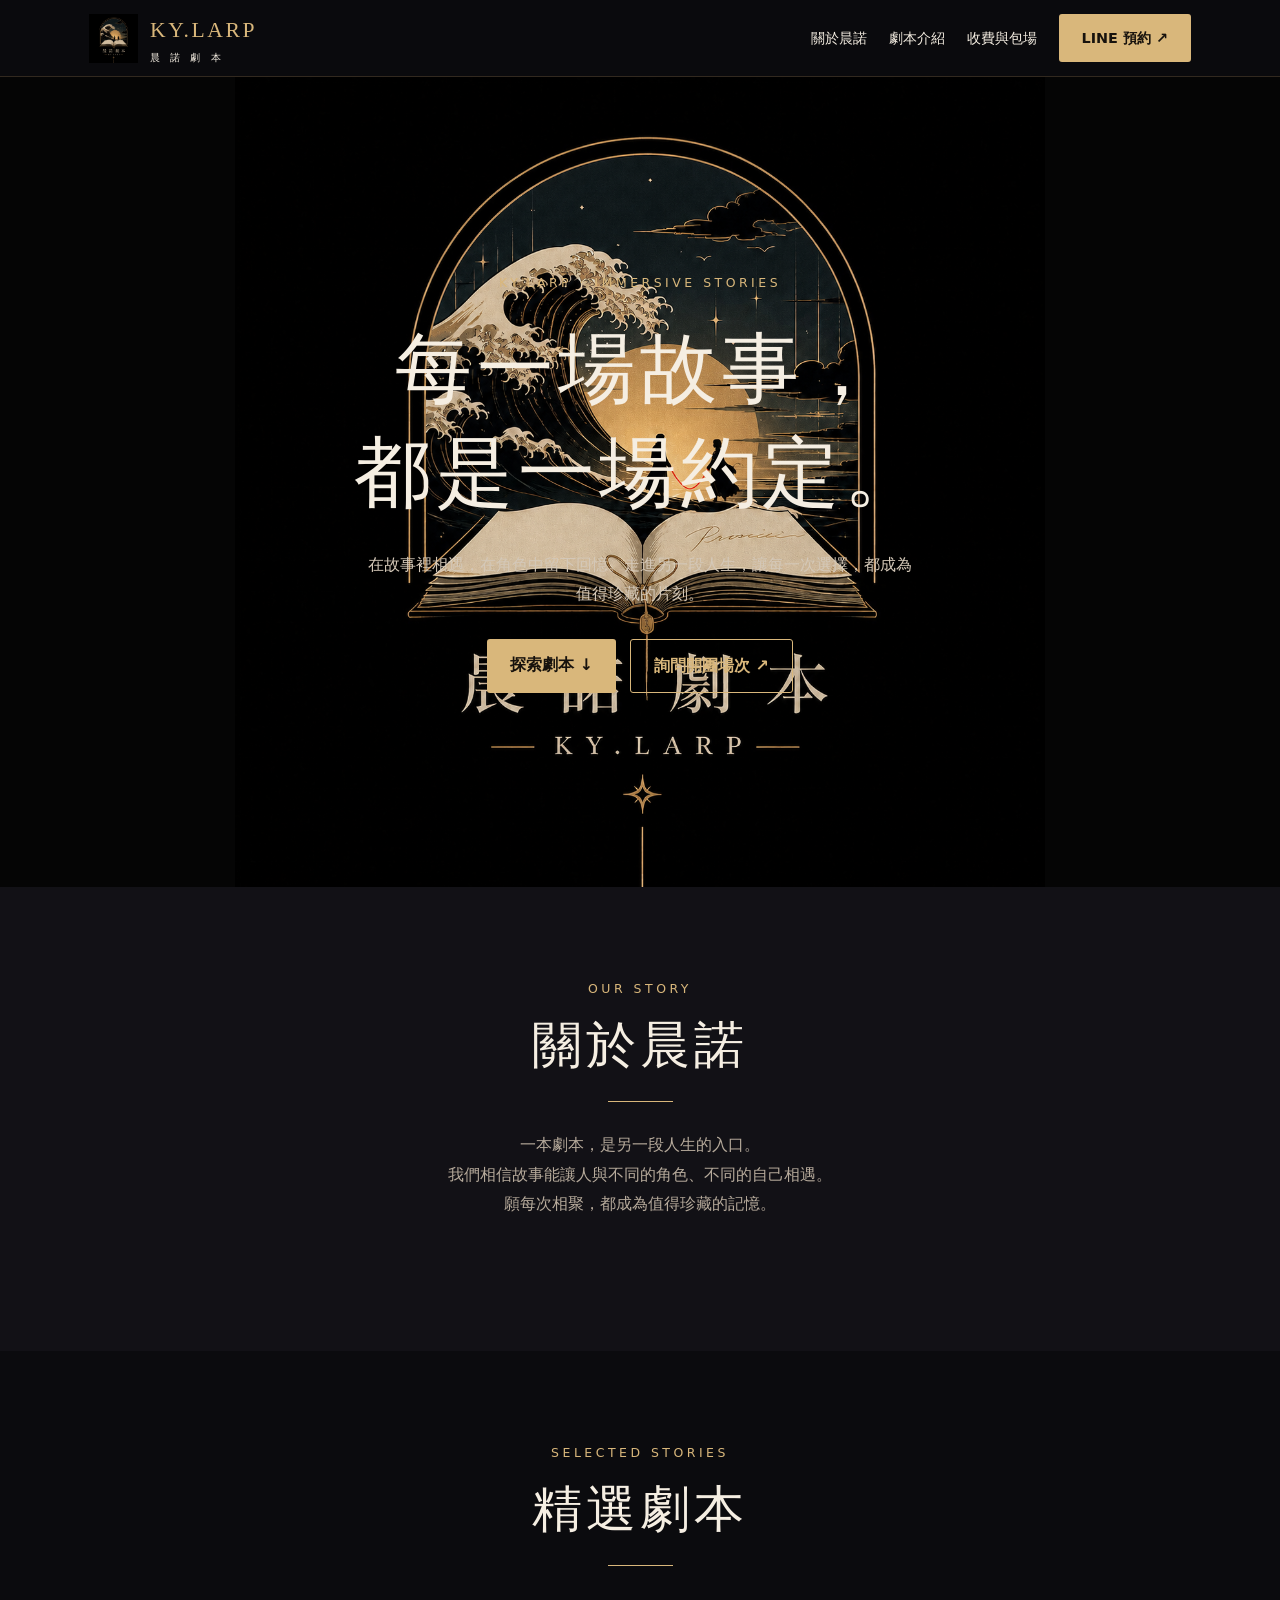
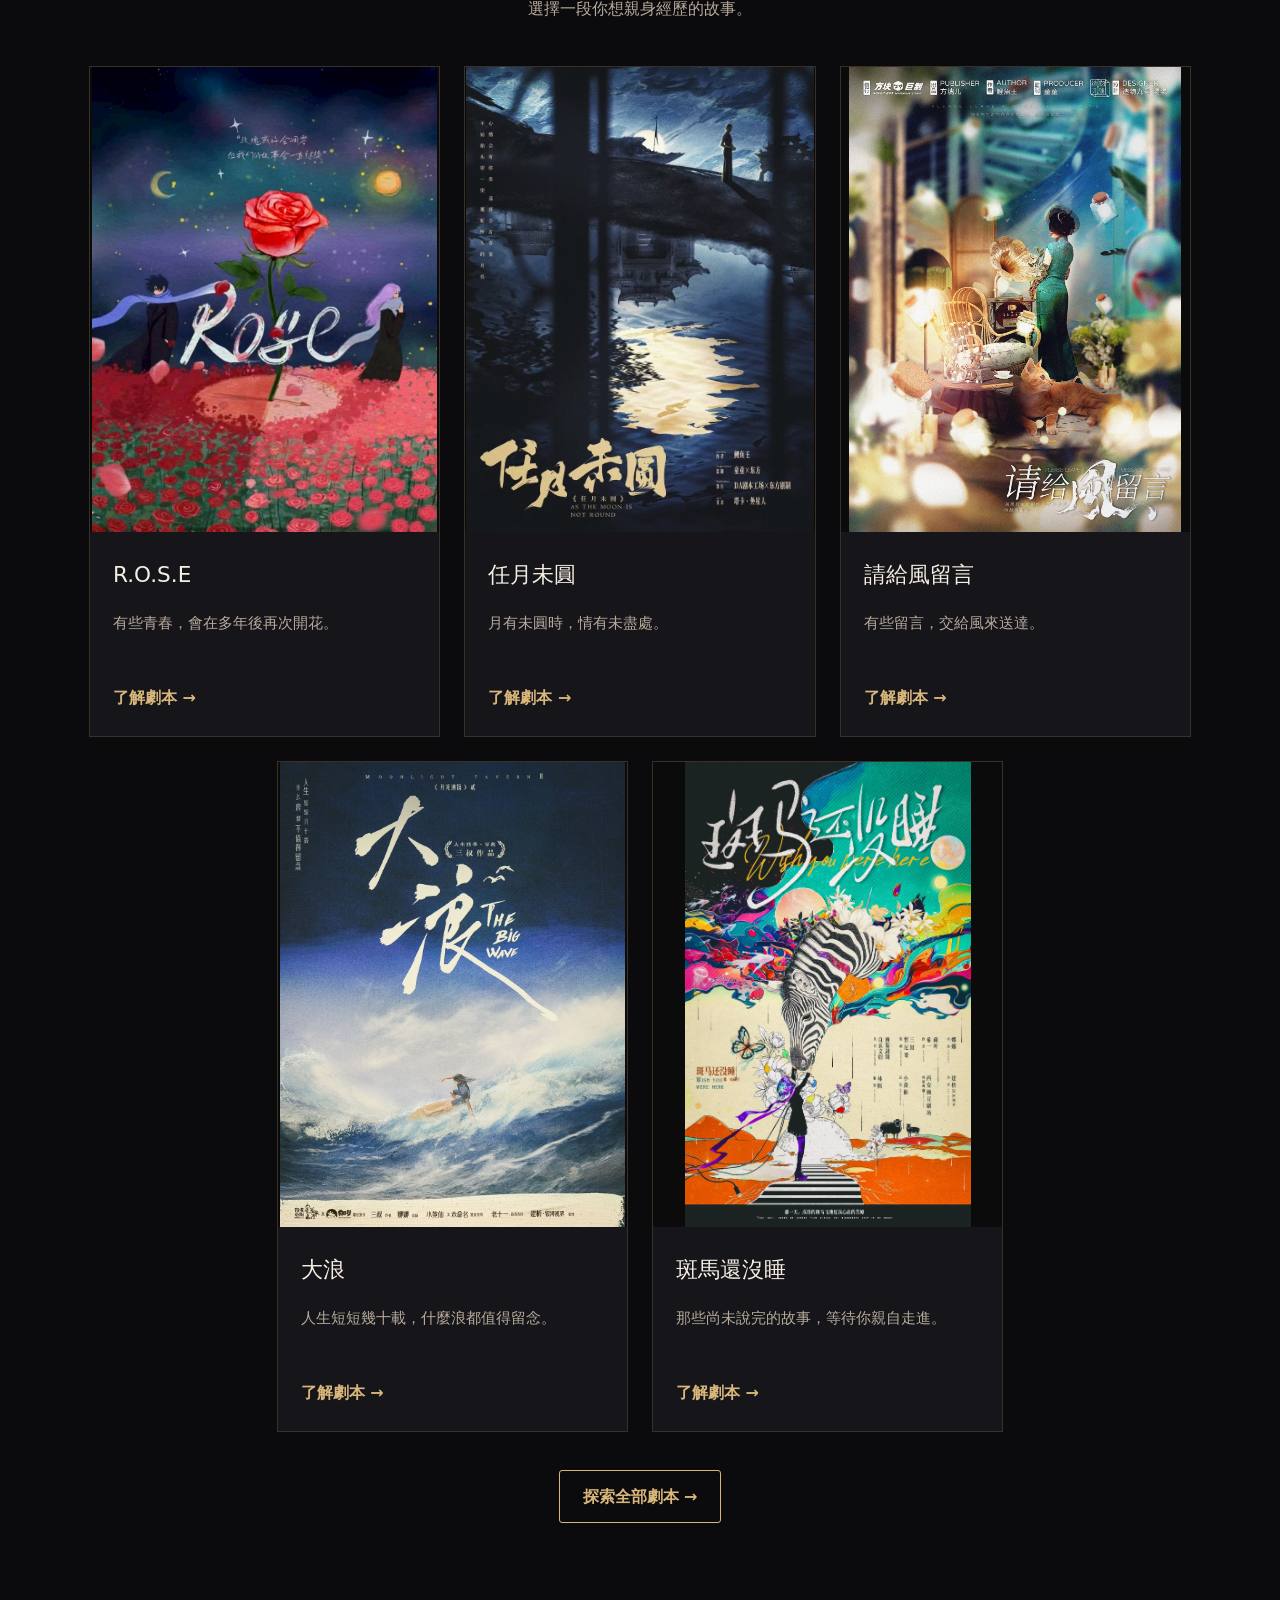
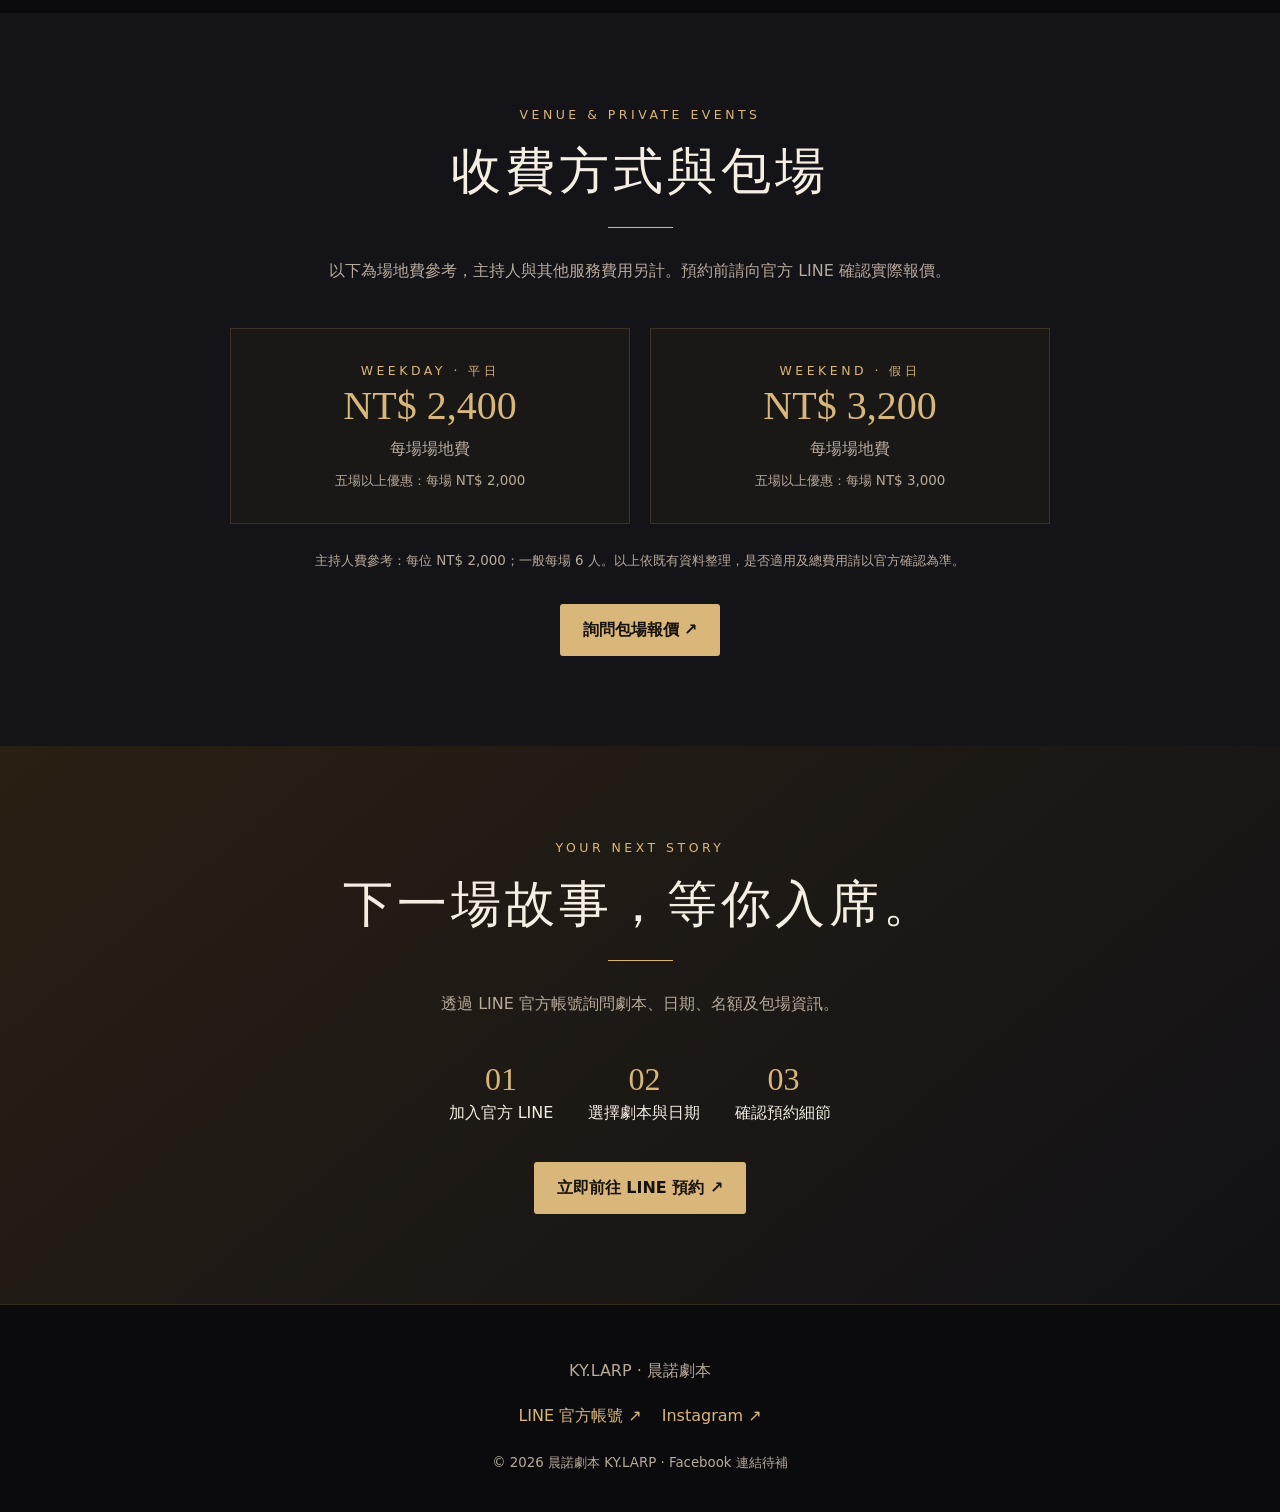
<file: index.html>
<!DOCTYPE html>
<html lang="zh-Hant"><head><meta charset="utf-8"/><meta content="width=device-width,initial-scale=1" name="viewport"/><meta content="#0b0b0e" name="theme-color"/><meta content="晨諾劇本 KY.LARP｜沉浸式劇本體驗、劇本介紹與預約詢問。" name="description"/><title>官方網站｜晨諾劇本 KY.LARP</title><link "="" href="assets/style.css?v=13" rel="stylesheet"/><style>/* 五部精選：桌面 3+2 置中，手機響應 */
#stories .grid{display:flex;flex-wrap:wrap;justify-content:center;gap:24px}
#stories .grid>.card{flex:0 1 calc((100% - 48px)/3);min-width:0}
#stories .cover{height:auto!important;aspect-ratio:3/4;overflow:hidden;background:#0c0b0b}
#stories .cover img{display:block;width:100%;height:100%;object-fit:contain}
#stories .cover .fallback{display:none}
#stories .all-stories-link{text-align:center;margin:38px auto 0}
@media(max-width:800px){#stories .grid>.card{flex-basis:calc((100% - 24px)/2)}}
@media(max-width:520px){#stories .grid>.card{flex-basis:100%;max-width:400px}}
</style></head><body><header><div class="wrap nav"><a aria-label="晨諾劇本首頁" class="brand" href="index.html"><img alt="" onerror="this.hidden=true" src="assets/logo.png"/> <span>KY.LARP<small>晨 諾 劇 本</small></span></a><nav aria-label="網站導覽"><a href="index.html#about">關於晨諾</a><a href="index.html#stories">劇本介紹</a><a href="index.html#pricing">收費與包場</a><a class="btn" href="https://lin.ee/7139H4P" rel="noopener noreferrer" target="_blank">LINE 預約 ↗</a></nav></div></header><main><section class="hero" id="home"><div class="wrap"><img alt="晨諾劇本 KY.LARP 官方品牌標誌" class="hero-logo" src="assets/logo.png"/><div class="eyebrow">KY.LARP · IMMERSIVE STORIES</div><h1>每一場故事，<br/>都是一場約定。</h1><p>在故事裡相遇，在角色中留下回憶。走進另一段人生，讓每一次選擇，都成為值得珍藏的片刻。</p><div class="actions"><a class="btn" href="#stories">探索劇本 ↓</a><a class="btn outline" href="https://lin.ee/7139H4P" rel="noopener noreferrer" target="_blank">詢問開團場次 ↗</a></div></div></section><section class="about center" id="about"><div class="wrap"><div class="eyebrow">OUR STORY</div><h2 class="section-title">關於晨諾</h2><div class="rule"></div><p class="lead">一本劇本，是另一段人生的入口。<br/>我們相信故事能讓人與不同的角色、不同的自己相遇。<br/>願每次相聚，都成為值得珍藏的記憶。</p></div></section><section id="stories"><div class="wrap"><div class="eyebrow center">SELECTED STORIES</div><h2 class="section-title center">精選劇本</h2><div class="rule"></div><p class="lead center">選擇一段你想親身經歷的故事。</p><div class="grid"><article class="card"><a aria-label="查看R.O.S.E介紹" href="stories/rose.html"><div class="cover rose"><img alt="R.O.S.E 正式封面" onerror="this.hidden=true" src="assets/rose.jpg"/><div class="fallback">R.O.S.E<small>青春 · 成長 · 約定</small></div></div></a><div class="card-body"><h3>R.O.S.E</h3><p>有些青春，會在多年後再次開花。</p><a class="textlink" href="stories/rose.html">了解劇本 →</a></div></article><article class="card"><a aria-label="查看任月未圓介紹" href="stories/moon.html"><div class="cover moon"><img alt="任月未圓 正式封面" onerror="this.hidden=true" src="assets/moon.jpg"/><div class="fallback">任月未圓<small>民國 · 往事 · 情感</small></div></div></a><div class="card-body"><h3>任月未圓</h3><p>月有未圓時，情有未盡處。</p><a class="textlink" href="stories/moon.html">了解劇本 →</a></div></article><article class="card"><a aria-label="查看請給風留言介紹" href="stories/wind.html"><div class="cover wind"><img alt="請給風留言 正式封面" onerror="this.hidden=true" src="assets/wind.jpg"/><div class="fallback">請給風留言<small>遺憾 · 記憶 · 告別</small></div></div></a><div class="card-body"><h3>請給風留言</h3><p>有些留言，交給風來送達。</p><a class="textlink" href="stories/wind.html">了解劇本 →</a></div></article><article class="card"><a aria-label="查看大浪介紹" href="stories/wave.html"><div class="cover"><img alt="大浪 正式封面" loading="lazy" src="assets/wave.jpg"/></div></a><div class="card-body"><h3>大浪</h3><p>人生短短幾十載，什麼浪都值得留念。</p><a class="textlink" href="stories/wave.html">了解劇本 →</a></div></article><article class="card"><a aria-label="查看斑馬還沒睡介紹" href="stories/zebra.html"><div class="cover"><img alt="斑馬還沒睡 正式封面" loading="lazy" src="assets/zebra.jpg"/></div></a><div class="card-body"><h3>斑馬還沒睡</h3><p>那些尚未說完的故事，等待你親自走進。</p><a class="textlink" href="stories/zebra.html">了解劇本 →</a></div></article></div><div class="all-stories-link"><a class="btn outline" href="stories/index.html">探索全部劇本 →</a></div></div></section><section class="pricing" id="pricing"><div class="wrap center"><div class="eyebrow">VENUE &amp; PRIVATE EVENTS</div><h2 class="section-title">收費方式與包場</h2><div class="rule"></div><p class="lead">以下為場地費參考，主持人與其他服務費用另計。預約前請向官方 LINE 確認實際報價。</p><div class="price-grid"><div class="price-box"><div class="eyebrow">WEEKDAY · 平日</div><strong>NT$ 2,400</strong><p>每場場地費</p><div class="fine">五場以上優惠：每場 NT$ 2,000</div></div><div class="price-box"><div class="eyebrow">WEEKEND · 假日</div><strong>NT$ 3,200</strong><p>每場場地費</p><div class="fine">五場以上優惠：每場 NT$ 3,000</div></div></div><p class="fine" style="margin-top:25px">主持人費參考：每位 NT$ 2,000；一般每場 6 人。以上依既有資料整理，是否適用及總費用請以官方確認為準。</p><div class="actions" style="justify-content:center"><a class="btn" href="https://lin.ee/7139H4P" rel="noopener noreferrer" target="_blank">詢問包場報價 ↗</a></div></div></section><section class="booking" id="booking"><div class="wrap"><div class="eyebrow">YOUR NEXT STORY</div><h2 class="section-title">下一場故事，等你入席。</h2><div class="rule"></div><p class="lead">透過 LINE 官方帳號詢問劇本、日期、名額及包場資訊。</p><div class="steps"><div><span>01</span>加入官方 LINE</div><div><span>02</span>選擇劇本與日期</div><div><span>03</span>確認預約細節</div></div><a class="btn" href="https://lin.ee/7139H4P" rel="noopener noreferrer" target="_blank">立即前往 LINE 預約 ↗</a></div></section></main><footer><div class="wrap"><p>KY.LARP · 晨諾劇本</p><p><a href="https://lin.ee/7139H4P" rel="noopener noreferrer" target="_blank">LINE 官方帳號 ↗</a><a href="https://www.instagram.com/ky.larp?obrf=MW9jNWhvdXUwZjFtaQ==" rel="noopener noreferrer" target="_blank">Instagram ↗</a></p><small>© <span id="year">2026</span> 晨諾劇本 KY.LARP · Facebook 連結待補</small></div></footer><script>document.getElementById('year').textContent=new Date().getFullYear()</script></body></html>
<!-- 晨諾劇本官網 3.0 重新部署 -->
</file>
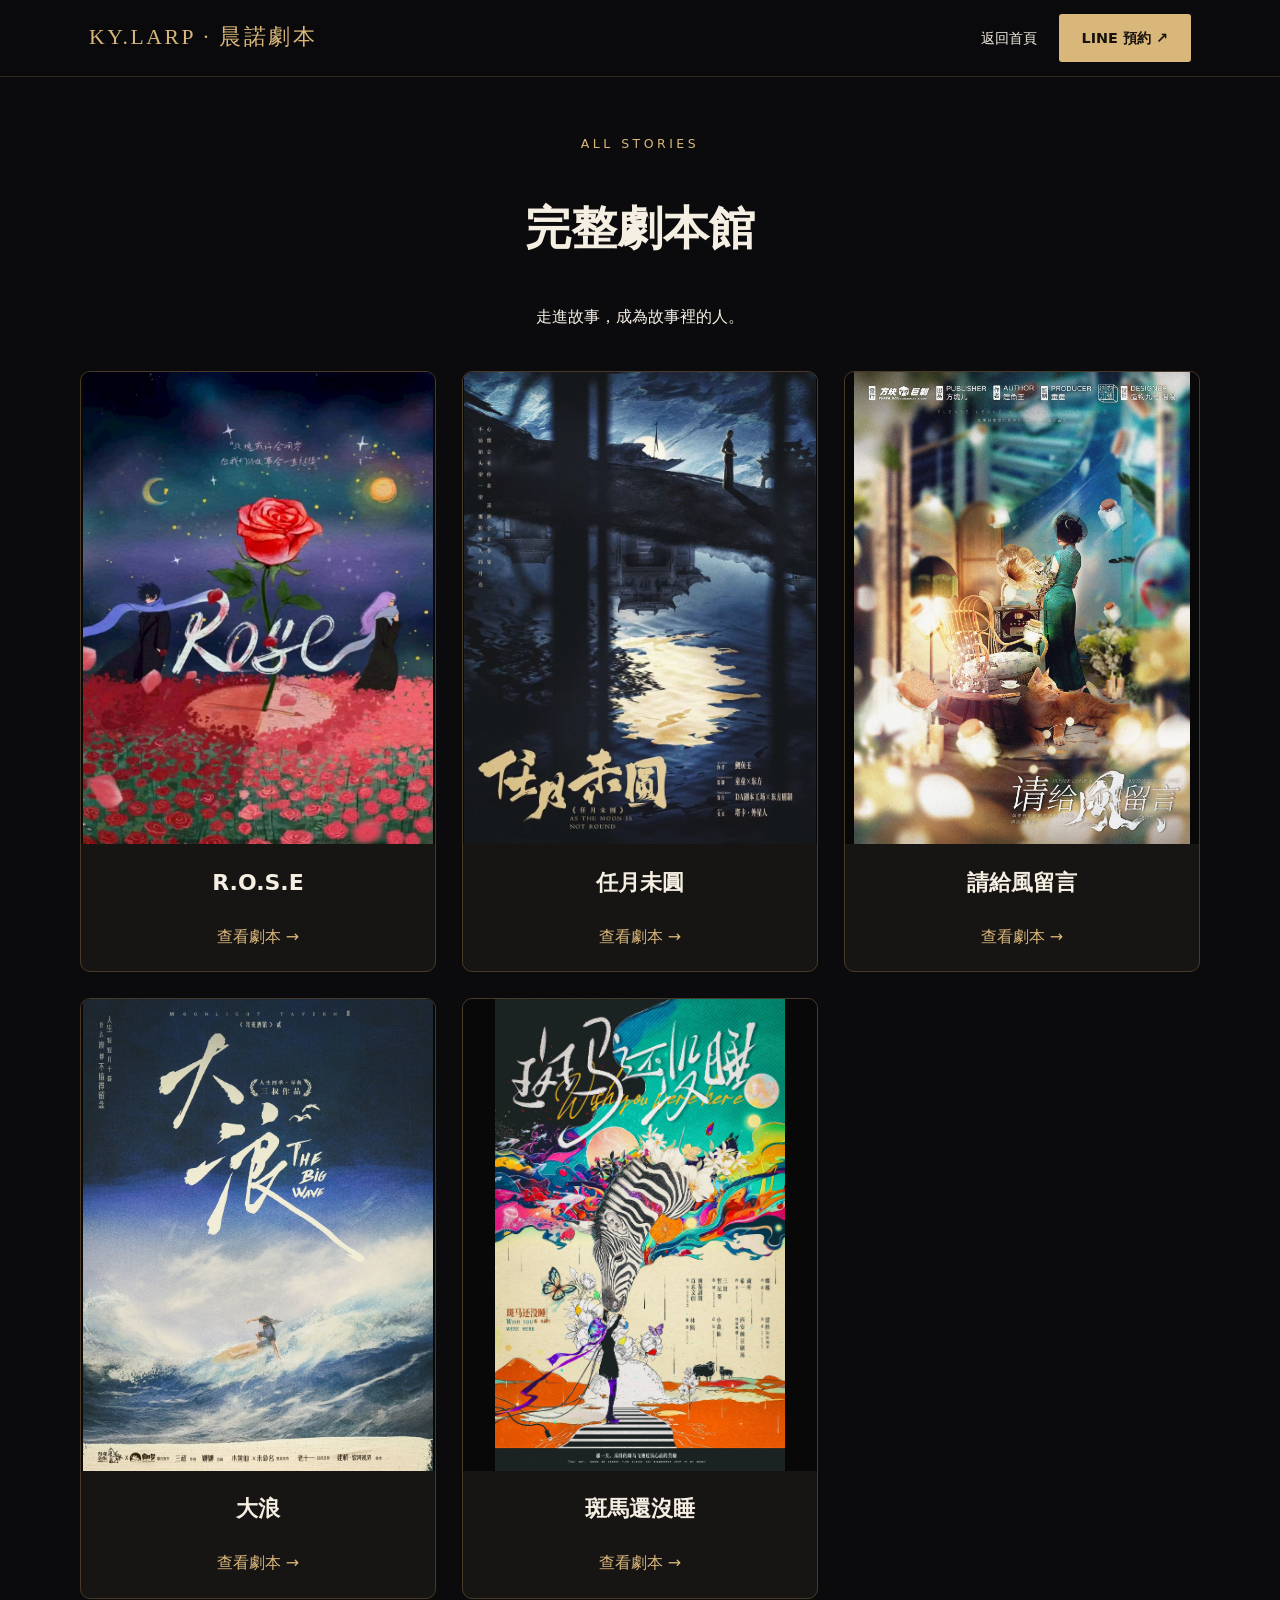
<file: stories/index.html>
<!doctype html><html lang="zh-Hant"><head><meta charset="utf-8"><meta name="viewport" content="width=device-width,initial-scale=1"><title>完整劇本館｜晨諾劇本</title><link rel="stylesheet" href="../assets/style.css?v=13"><style>body{background:#0b0b0e;color:#f5eee2}.catalog{max-width:1160px;margin:55px auto;padding:0 20px 80px;text-align:center}.catalog h1{font-size:clamp(30px,4vw,46px)}.catalog-grid{display:grid;grid-template-columns:repeat(3,minmax(0,1fr));gap:26px;margin-top:40px}.item{display:block;background:#171514;border:1px solid #493a28;border-radius:10px;overflow:hidden;text-decoration:none;color:#f5eee2;padding-bottom:20px}.item img{display:block;width:100%;aspect-ratio:3/4;object-fit:contain;background:#080808}.item h2{font-size:22px}.item span{color:#d9b77b}@media(max-width:800px){.catalog-grid{grid-template-columns:repeat(2,1fr)}}@media(max-width:500px){.catalog-grid{grid-template-columns:1fr}}</style></head><body><header><div class="wrap nav"><a class="brand" href="../index.html">KY.LARP · 晨諾劇本</a><nav><a href="../index.html">返回首頁</a><a class="btn" href="https://lin.ee/7139H4P">LINE 預約 ↗</a></nav></div></header><main class="catalog"><div class="eyebrow">ALL STORIES</div><h1>完整劇本館</h1><p>走進故事，成為故事裡的人。</p><div class="catalog-grid"><a class="item" href="rose.html"><img src="../assets/rose.jpg" alt="R.O.S.E正式封面"><h2>R.O.S.E</h2><span>查看劇本 →</span></a><a class="item" href="moon.html"><img src="../assets/moon.jpg" alt="任月未圓正式封面"><h2>任月未圓</h2><span>查看劇本 →</span></a><a class="item" href="wind.html"><img src="../assets/wind.jpg" alt="請給風留言正式封面"><h2>請給風留言</h2><span>查看劇本 →</span></a><a class="item" href="wave.html"><img src="../assets/wave.jpg" alt="大浪正式封面"><h2>大浪</h2><span>查看劇本 →</span></a><a class="item" href="zebra.html"><img src="../assets/zebra.jpg" alt="斑馬還沒睡正式封面"><h2>斑馬還沒睡</h2><span>查看劇本 →</span></a></div></main></body></html>
</file>
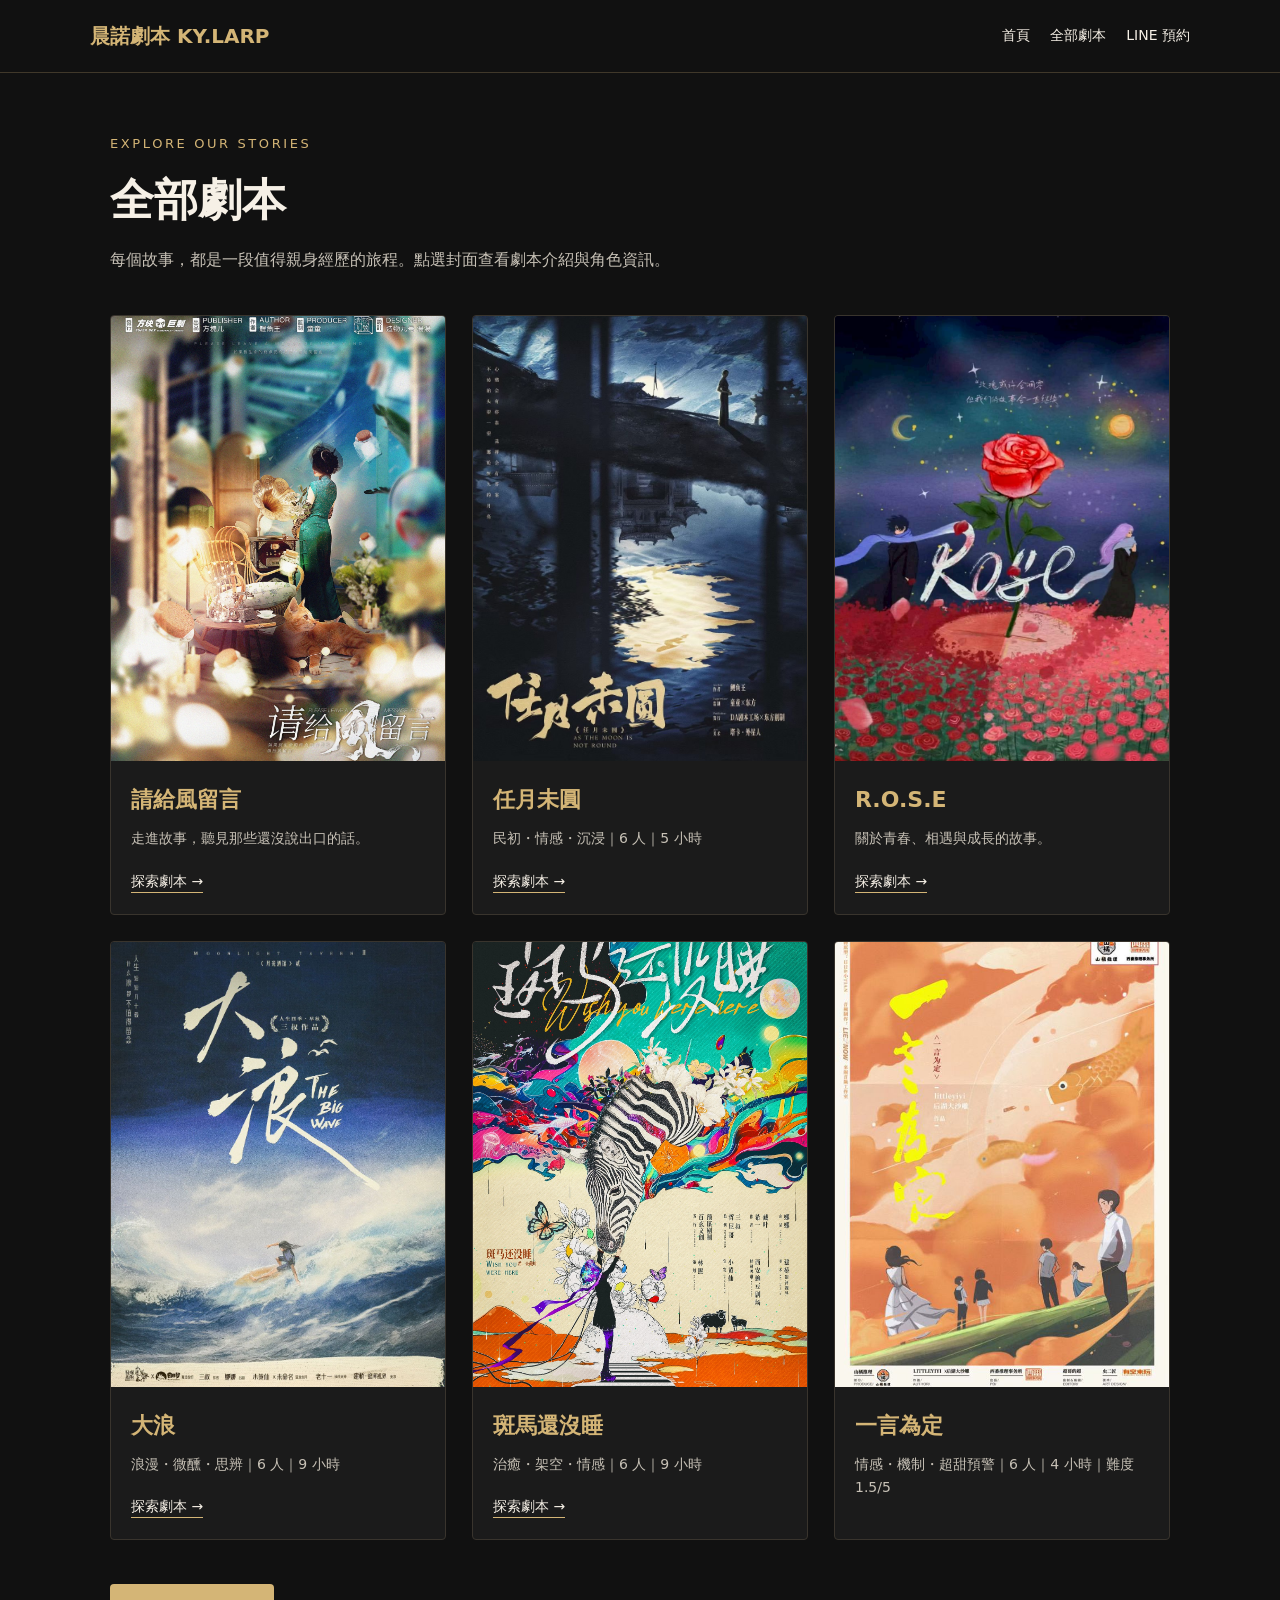
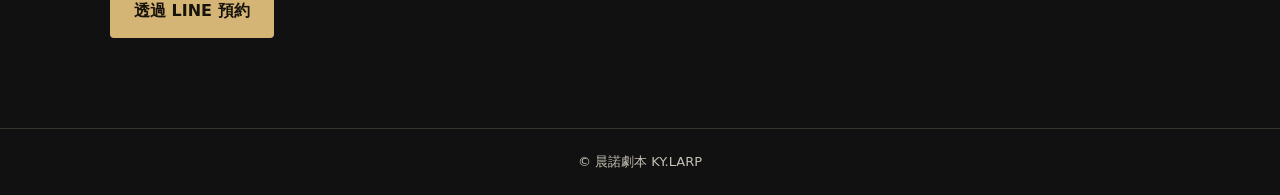
<file: all-stories.html>
<!doctype html>
<html lang="zh-Hant">
<head>
<meta charset="utf-8">
<meta name="viewport" content="width=device-width,initial-scale=1">
<meta name="description" content="晨諾劇本 KY.LARP 全部劇本一覽">
<title>全部劇本｜晨諾劇本 KY.LARP</title>
<style>
:root{--gold:#d4b576;--bg:#111;--panel:#1b1b1b;--muted:#c7c1b6}*{box-sizing:border-box}body{margin:0;background:var(--bg);color:#f6f0e6;font-family:system-ui,'Noto Sans TC',sans-serif;line-height:1.7}a{color:inherit;text-decoration:none}header{border-bottom:1px solid #40382a;padding:19px max(20px,calc((100vw - 1100px)/2));display:flex;align-items:center;justify-content:space-between;gap:16px;flex-wrap:wrap}header strong{color:var(--gold);font-size:20px}nav{display:flex;gap:20px;font-size:14px}nav a:hover,.card:hover h2{color:var(--gold)}main{max-width:1100px;margin:auto;padding:60px 20px 90px}.eyebrow{color:var(--gold);font-size:13px;letter-spacing:.2em}h1{font-size:clamp(30px,5vw,44px);margin:8px 0}p.lead{color:var(--muted);margin:0 0 42px}.grid{display:grid;grid-template-columns:repeat(3,minmax(0,1fr));gap:26px}.card{display:block;background:var(--panel);border:1px solid #39342d;border-radius:4px;overflow:hidden;transition:transform .2s,border-color .2s}.card:hover{transform:translateY(-4px);border-color:var(--gold)}.card img{width:100%;aspect-ratio:3/4;object-fit:cover;display:block;background:#282828}.content{padding:20px}.content h2{font-size:22px;color:var(--gold);margin:0 0 8px}.content p{color:var(--muted);font-size:14px;margin:0 0 16px}.more{font-size:14px;border-bottom:1px solid var(--gold);padding-bottom:3px}.book{display:inline-block;margin-top:44px;background:var(--gold);color:#17120b;font-weight:700;padding:13px 24px;border-radius:4px}footer{text-align:center;border-top:1px solid #39342d;padding:22px;color:var(--muted);font-size:13px}@media(max-width:800px){.grid{grid-template-columns:repeat(2,minmax(0,1fr))}}@media(max-width:540px){.grid{grid-template-columns:1fr}main{padding-top:38px}}
</style>
</head>
<body>
<header><strong>晨諾劇本 KY.LARP</strong><nav><a href="index.html">首頁</a><a href="all-stories.html" aria-current="page">全部劇本</a><a href="https://lin.ee/7139H4P" target="_blank" rel="noopener noreferrer">LINE 預約</a></nav></header>
<main><div class="eyebrow">EXPLORE OUR STORIES</div><h1>全部劇本</h1><p class="lead">每個故事，都是一段值得親身經歷的旅程。點選封面查看劇本介紹與角色資訊。</p>
<section class="grid" aria-label="劇本列表">
<a class="card" href="stories/wind.html"><img src="assets/wind.jpg" alt="請給風留言劇本封面" loading="lazy"><div class="content"><h2>請給風留言</h2><p>走進故事，聽見那些還沒說出口的話。</p><span class="more">探索劇本 →</span></div></a>
<a class="card" href="stories/moon.html"><img src="assets/moon.jpg" alt="任月未圓劇本封面" loading="lazy"><div class="content"><h2>任月未圓</h2><p>民初・情感・沉浸｜6 人｜5 小時</p><span class="more">探索劇本 →</span></div></a>
<a class="card" href="stories/rose.html"><img src="assets/rose.jpg" alt="R.O.S.E 劇本封面" loading="lazy"><div class="content"><h2>R.O.S.E</h2><p>關於青春、相遇與成長的故事。</p><span class="more">探索劇本 →</span></div></a>
<a class="card" href="stories/wave.html"><img src="assets/wave.jpg" alt="大浪劇本封面" loading="lazy"><div class="content"><h2>大浪</h2><p>浪漫・微醺・思辨｜6 人｜9 小時</p><span class="more">探索劇本 →</span></div></a>
<a class="card" href="stories/zebra.html"><img src="assets/zebra.jpg" alt="斑馬還沒睡劇本封面" loading="lazy"><div class="content"><h2>斑馬還沒睡</h2><p>治癒・架空・情感｜6 人｜9 小時</p><span class="more">探索劇本 →</span></div></a>
<a class="card" href="stories/promise.html"><img src="assets/promise.jpg" alt="一言為定劇本封面" loading="lazy"><div class="content"><h2>一言為定</h2><p>情感・機制・超甜預警｜6 人｜4 小時｜難度 1.5/5</p></div></a>
</section><a class="book" href="https://lin.ee/7139H4P" target="_blank" rel="noopener noreferrer">透過 LINE 預約</a></main>
<footer>© 晨諾劇本 KY.LARP</footer>
</body></html>
</file>
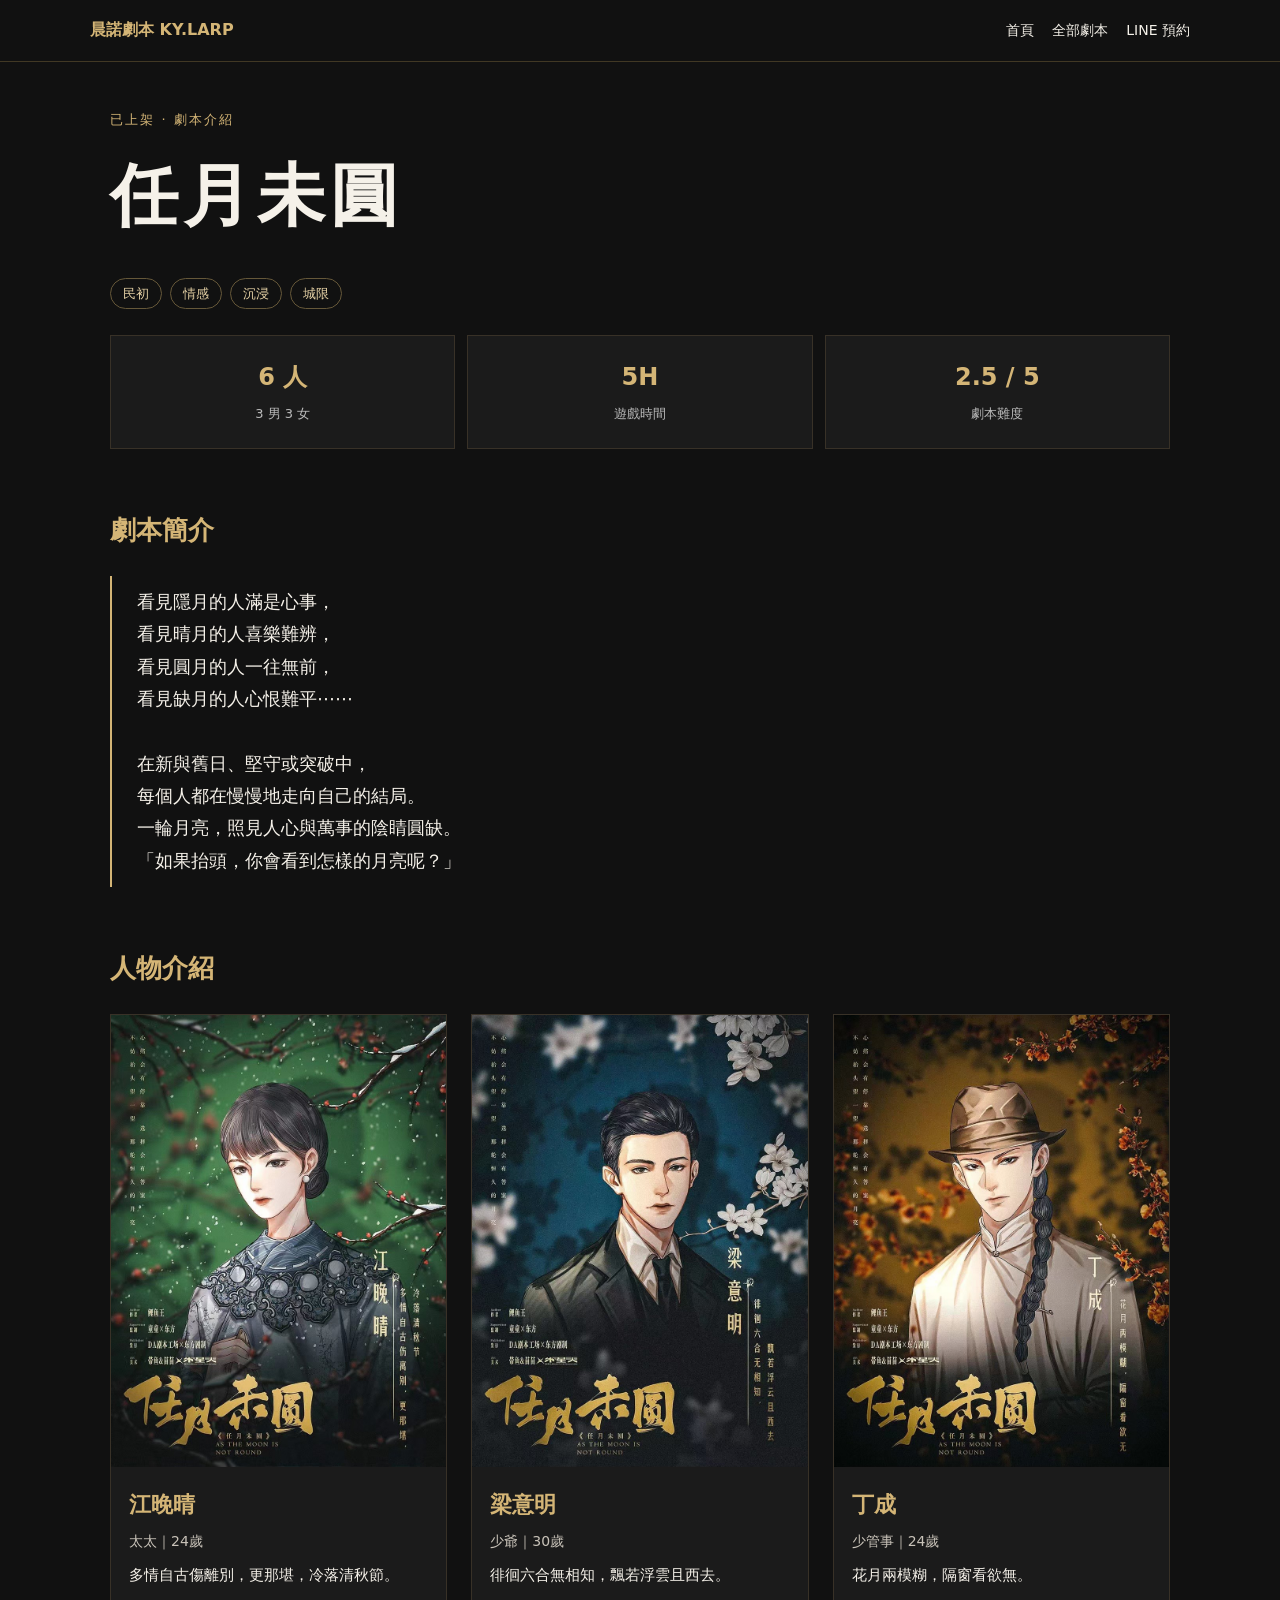
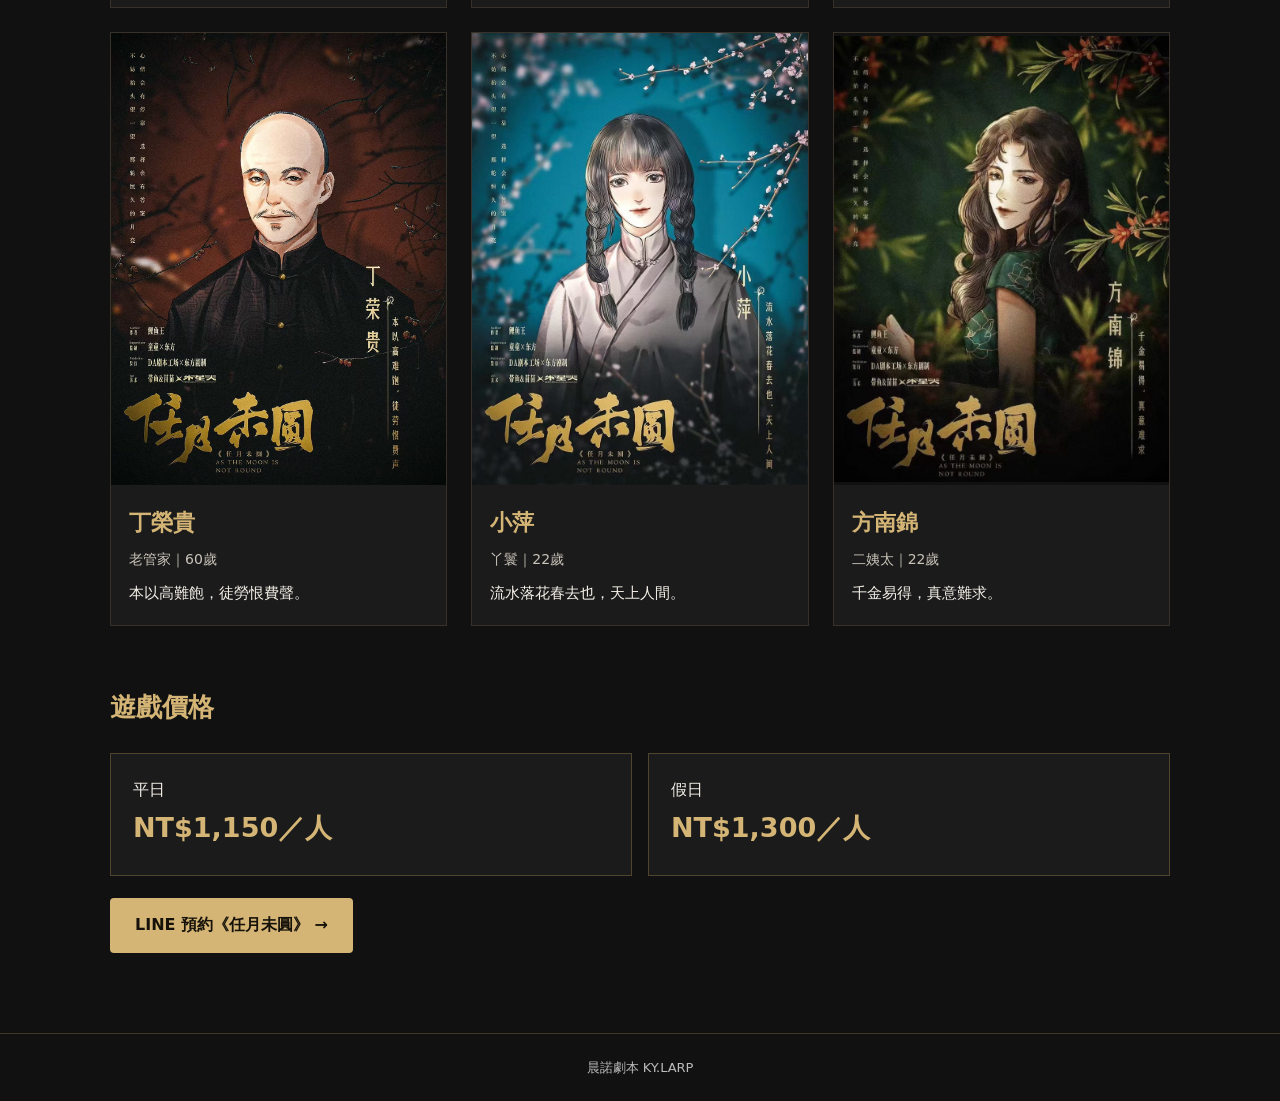
<file: stories/moon.html>
<!doctype html>
<html lang="zh-Hant"><head><meta charset="utf-8"><meta name="viewport" content="width=device-width,initial-scale=1"><title>任月未圓｜晨諾劇本 KY.LARP</title><meta name="description" content="任月未圓劇本介紹、六位人物形象、價格與預約資訊。"><style>
:root{--gold:#d4b576;--bg:#111;--panel:#1b1b1b;--muted:#bbb}*{box-sizing:border-box}body{margin:0;background:var(--bg);color:#f5f1e9;font-family:system-ui,'Noto Sans TC',sans-serif;line-height:1.8}a{color:inherit;text-decoration:none}header{border-bottom:1px solid #413824;padding:16px max(20px,calc((100vw - 1100px)/2));display:flex;align-items:center;justify-content:space-between;gap:16px}header strong{color:var(--gold)}nav{display:flex;gap:18px;font-size:14px;flex-wrap:wrap}nav a:hover{color:var(--gold)}main{max-width:1100px;margin:auto;padding:46px 20px 80px}.eyebrow{color:var(--gold);letter-spacing:.16em;font-size:13px}h1{font-size:clamp(38px,6vw,68px);letter-spacing:.08em;margin:4px 0 12px}h2{color:var(--gold);font-size:26px;margin:58px 0 22px}.tags{display:flex;flex-wrap:wrap;gap:8px;margin:20px 0 26px}.tag{border:1px solid #665839;color:#e5d1a5;padding:3px 12px;border-radius:20px;font-size:13px}.stats{display:grid;grid-template-columns:repeat(3,1fr);gap:12px;margin:26px 0}.stat{padding:20px 10px;background:var(--panel);text-align:center;border:1px solid #383127}.stat b{display:block;font-size:24px;color:var(--gold)}.stat span{font-size:13px;color:var(--muted)}.intro{border-left:2px solid var(--gold);padding:10px 0 10px 25px;font-size:18px;white-space:pre-line}.people{display:grid;grid-template-columns:repeat(3,minmax(0,1fr));gap:24px}.person{background:var(--panel);border:1px solid #383127;overflow:hidden}.person img{width:100%;height:auto;display:block;aspect-ratio:850/1146;object-fit:contain;background:#111}.person-body{padding:18px}h3{color:var(--gold);margin:0 0 4px;font-size:22px}.role{color:#c9c3b9;font-size:14px;margin:0 0 8px}.person-body p:last-child{margin:0;font-size:15px}.price{display:grid;grid-template-columns:repeat(2,1fr);gap:16px}.price div{border:1px solid #51442d;background:var(--panel);padding:22px}.price b{display:block;color:var(--gold);font-size:27px}.btn{display:inline-block;background:var(--gold);color:#16120a;padding:13px 25px;font-weight:700;border-radius:4px;margin-top:22px}footer{border-top:1px solid #413824;padding:22px;text-align:center;color:var(--muted);font-size:13px}@media(max-width:800px){.people{grid-template-columns:repeat(2,minmax(0,1fr))}}@media(max-width:560px){header{flex-direction:column;align-items:flex-start}.people{grid-template-columns:1fr}.stats{grid-template-columns:1fr}.price{grid-template-columns:1fr}main{padding-top:28px}}
</style></head><body><header><strong>晨諾劇本 KY.LARP</strong><nav><a href="../index.html">首頁</a><a href="index.html">全部劇本</a><a href="https://lin.ee/7139H4P" target="_blank" rel="noopener noreferrer">LINE 預約</a></nav></header><main><div class="eyebrow">已上架 · 劇本介紹</div><h1>任月未圓</h1><div class="tags"><span class="tag">民初</span><span class="tag">情感</span><span class="tag">沉浸</span><span class="tag">城限</span></div><div class="stats"><div class="stat"><b>6 人</b><span>3 男 3 女</span></div><div class="stat"><b>5H</b><span>遊戲時間</span></div><div class="stat"><b>2.5 / 5</b><span>劇本難度</span></div></div><h2>劇本簡介</h2><div class="intro">看見隱月的人滿是心事，
看見晴月的人喜樂難辨，
看見圓月的人一往無前，
看見缺月的人心恨難平⋯⋯

在新與舊日、堅守或突破中，
每個人都在慢慢地走向自己的結局。
一輪月亮，照見人心與萬事的陰睛圓缺。
「如果抬頭，你會看到怎樣的月亮呢？」</div><h2>人物介紹</h2><section class="people"><article class="person"><img src="../assets/jiang-wanqing.jpg" alt="江晚晴人物形象" loading="lazy"><div class="person-body"><h3>江晚晴</h3><p class="role">太太｜24歲</p><p>多情自古傷離別，更那堪，冷落清秋節。</p></div></article>
<article class="person"><img src="../assets/liang-yiming.jpg" alt="梁意明人物形象" loading="lazy"><div class="person-body"><h3>梁意明</h3><p class="role">少爺｜30歲</p><p>徘徊六合無相知，飄若浮雲且西去。</p></div></article>
<article class="person"><img src="../assets/ding-cheng.jpg" alt="丁成人物形象" loading="lazy"><div class="person-body"><h3>丁成</h3><p class="role">少管事｜24歲</p><p>花月兩模糊，隔窗看欲無。</p></div></article>
<article class="person"><img src="../assets/ding-ronggui.jpg" alt="丁榮貴人物形象" loading="lazy"><div class="person-body"><h3>丁榮貴</h3><p class="role">老管家｜60歲</p><p>本以高難飽，徒勞恨費聲。</p></div></article>
<article class="person"><img src="../assets/xiao-ping.jpg" alt="小萍人物形象" loading="lazy"><div class="person-body"><h3>小萍</h3><p class="role">丫鬟｜22歲</p><p>流水落花春去也，天上人間。</p></div></article>
<article class="person"><img src="../assets/fang-nanjin.jpg" alt="方南錦人物形象" loading="lazy"><div class="person-body"><h3>方南錦</h3><p class="role">二姨太｜22歲</p><p>千金易得，真意難求。</p></div></article></section><h2>遊戲價格</h2><section class="price"><div>平日<b>NT$1,150／人</b></div><div>假日<b>NT$1,300／人</b></div></section><a class="btn" href="https://lin.ee/7139H4P" target="_blank" rel="noopener noreferrer">LINE 預約《任月未圓》 →</a></main><footer>晨諾劇本 KY.LARP</footer></body></html>
</file>
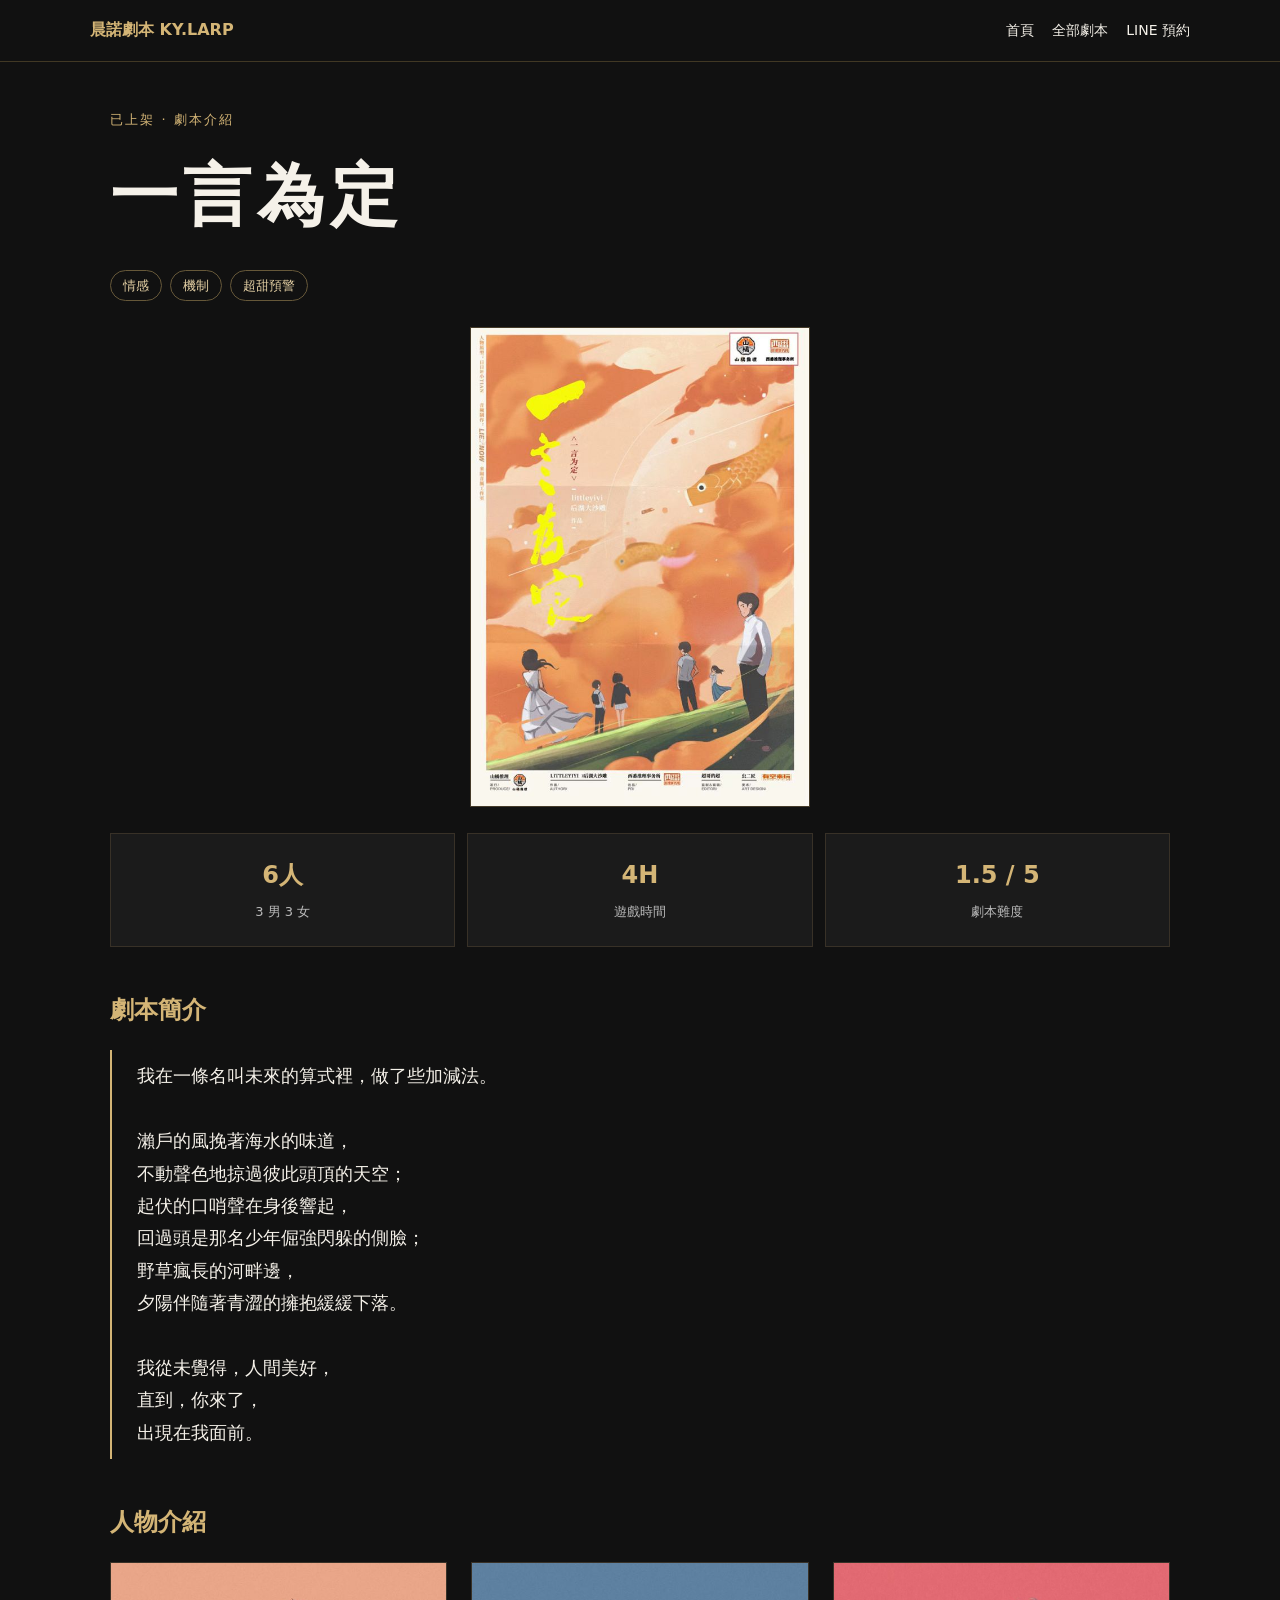
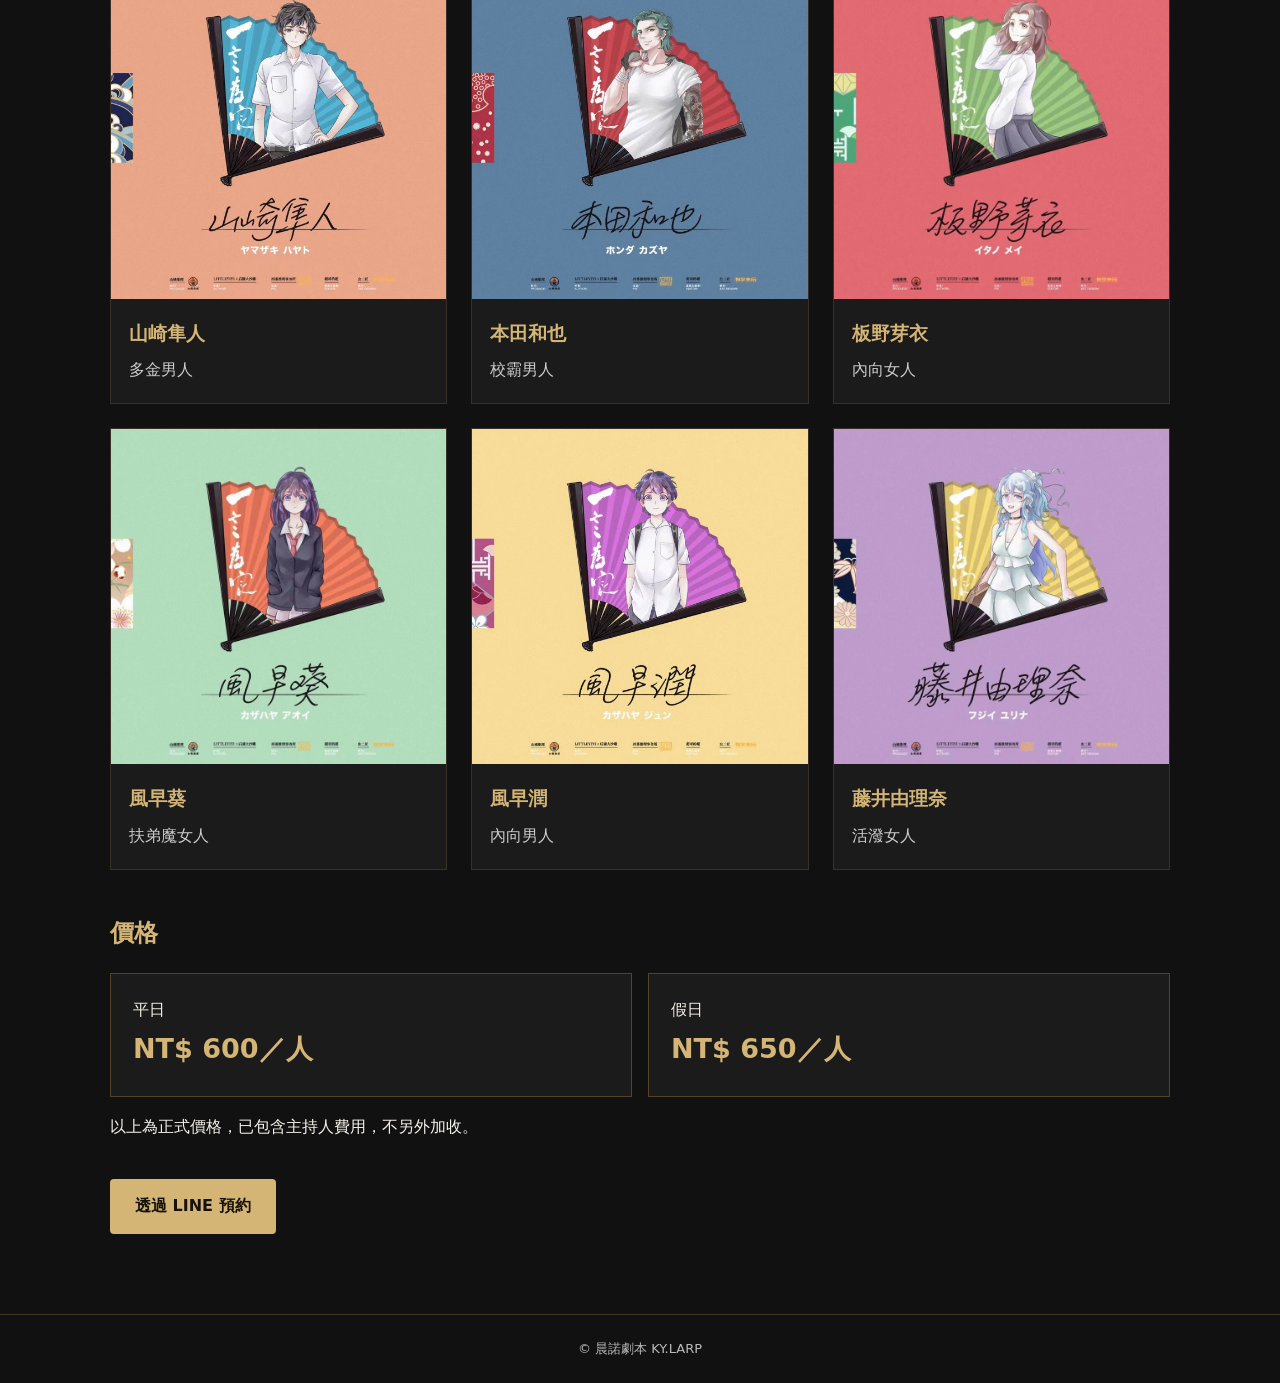
<file: stories/promise.html>
<!doctype html><html lang="zh-Hant"><head><meta charset="utf-8"><meta name="viewport" content="width=device-width,initial-scale=1"><title>一言為定｜晨諾劇本 KY.LARP</title><meta name="description" content="《一言為定》劇本介紹、六位人物海報、價格與預約資訊。"><style> :root{--gold:#d4b576;--bg:#111;--panel:#1b1b1b;--muted:#bbb}*{box-sizing:border-box}body{margin:0;background:var(--bg);color:#f5f1e9;font-family:system-ui,'Noto Sans TC',sans-serif;line-height:1.8}a{color:inherit;text-decoration:none}header{border-bottom:1px solid #413824;padding:16px max(20px,calc((100vw - 1100px)/2));display:flex;align-items:center;justify-content:space-between;gap:16px}header strong{color:var(--gold)}nav{display:flex;gap:18px;font-size:14px;flex-wrap:wrap}nav a:hover{color:var(--gold)}main{max-width:1100px;margin:auto;padding:46px 20px 80px}.eyebrow{color:var(--gold);letter-spacing:.16em;font-size:13px}h1{font-size:clamp(38px,6vw,68px);margin:4px 0 12px;letter-spacing:.08em}h2{color:var(--gold);margin:42px 0 18px}h3{color:var(--gold);margin:0}.tags{display:flex;flex-wrap:wrap;gap:8px}.tag{border:1px solid #665839;color:#e5d1a5;padding:3px 12px;border-radius:20px;font-size:13px}.stats{display:grid;grid-template-columns:repeat(3,1fr);gap:12px;margin:26px 0}.stat{padding:20px 10px;background:var(--panel);text-align:center;border:1px solid #383127}.stat b{display:block;font-size:24px;color:var(--gold)}.stat span{font-size:13px;color:var(--muted)}.intro{border-left:2px solid var(--gold);padding:10px 0 10px 25px;font-size:18px;white-space:pre-line}.cover{display:block;width:min(100%,340px);height:auto;margin:26px auto 12px;border:1px solid #453b29}.people{display:grid;grid-template-columns:repeat(3,minmax(0,1fr));gap:24px}.person{background:var(--panel);border:1px solid #383127;overflow:hidden}.person img{width:100%;height:auto;display:block;object-fit:contain;background:#111}.person-body{padding:18px}.person p{margin:6px 0 0;color:#ccc}.prices{display:grid;grid-template-columns:repeat(2,1fr);gap:16px}.price{border:1px solid #51442b;background:var(--panel);padding:22px}.price b{display:block;color:var(--gold);font-size:27px}.btn{display:inline-block;background:var(--gold);color:#16120a;padding:13px 25px;font-weight:700;border-radius:4px;margin-top:22px}footer{border-top:1px solid #413824;padding:22px;text-align:center;color:var(--muted);font-size:13px}@media(max-width:800px){.people{grid-template-columns:repeat(2,minmax(0,1fr))}}@media(max-width:560px){header{flex-direction:column;align-items:flex-start}.people,.stats,.prices{grid-template-columns:1fr}main{padding-top:28px}}</style></head><body><header><strong>晨諾劇本 KY.LARP</strong><nav><a href="../index.html">首頁</a><a href="../all-stories.html">全部劇本</a><a href="https://lin.ee/7139H4P" target="_blank" rel="noopener noreferrer">LINE 預約</a></nav></header><main><div class="eyebrow">已上架 · 劇本介紹</div><h1>一言為定</h1><div class="tags"><span class="tag">情感</span><span class="tag">機制</span><span class="tag">超甜預警</span></div><img class="cover" src="../assets/promise.jpg" alt="一言為定主封面"><div class="stats"><div class="stat"><b>6人</b><span>3 男 3 女</span></div><div class="stat"><b>4H</b><span>遊戲時間</span></div><div class="stat"><b>1.5 / 5</b><span>劇本難度</span></div></div><h2>劇本簡介</h2><div class="intro">我在一條名叫未來的算式裡，做了些加減法。

瀨戶的風挽著海水的味道，
不動聲色地掠過彼此頭頂的天空；
起伏的口哨聲在身後響起，
回過頭是那名少年倔強閃躲的側臉；
野草瘋長的河畔邊，
夕陽伴隨著青澀的擁抱緩緩下落。

我從未覺得，人間美好，
直到，你來了，
出現在我面前。</div><h2>人物介紹</h2><section class="people"><article class="person"><img src="../assets/yamazaki-hayato.jpg" alt="山崎隼人人物海報" loading="lazy"><div class="person-body"><h3>山崎隼人</h3><p>多金男人</p></div></article><article class="person"><img src="../assets/honda-kazuya.jpg" alt="本田和也人物海報" loading="lazy"><div class="person-body"><h3>本田和也</h3><p>校霸男人</p></div></article><article class="person"><img src="../assets/itano-mei.jpg" alt="板野芽衣人物海報" loading="lazy"><div class="person-body"><h3>板野芽衣</h3><p>內向女人</p></div></article><article class="person"><img src="../assets/kazahaya-aoi.jpg" alt="風早葵人物海報" loading="lazy"><div class="person-body"><h3>風早葵</h3><p>扶弟魔女人</p></div></article><article class="person"><img src="../assets/kazahaya-jun.jpg" alt="風早潤人物海報" loading="lazy"><div class="person-body"><h3>風早潤</h3><p>內向男人</p></div></article><article class="person"><img src="../assets/fujii-yurina.jpg" alt="藤井由理奈人物海報" loading="lazy"><div class="person-body"><h3>藤井由理奈</h3><p>活潑女人</p></div></article></section><h2>價格</h2><section class="prices"><div class="price">平日<b>NT$ 600／人</b></div><div class="price">假日<b>NT$ 650／人</b></div></section><p>以上為正式價格，已包含主持人費用，不另外加收。</p><a class="btn" href="https://lin.ee/7139H4P" target="_blank" rel="noopener noreferrer">透過 LINE 預約</a></main><footer>© 晨諾劇本 KY.LARP</footer></body></html>
</file>
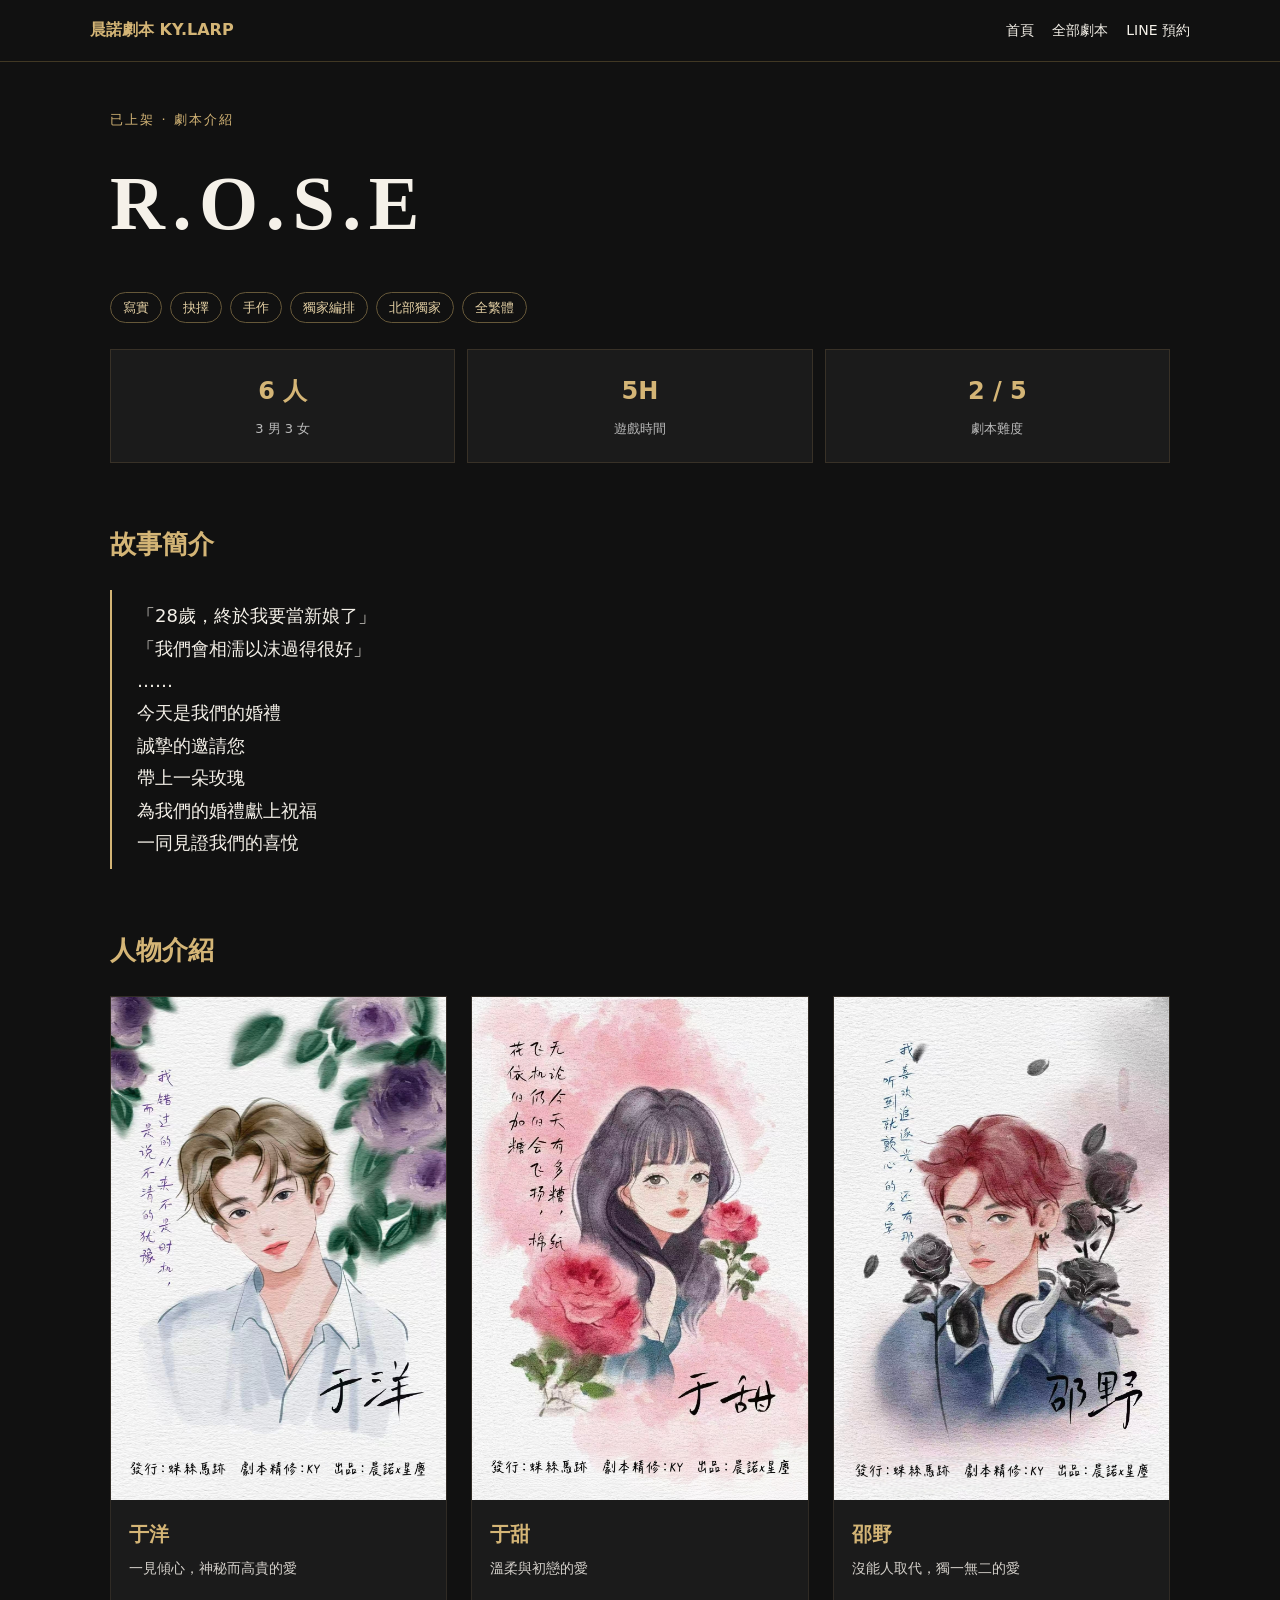
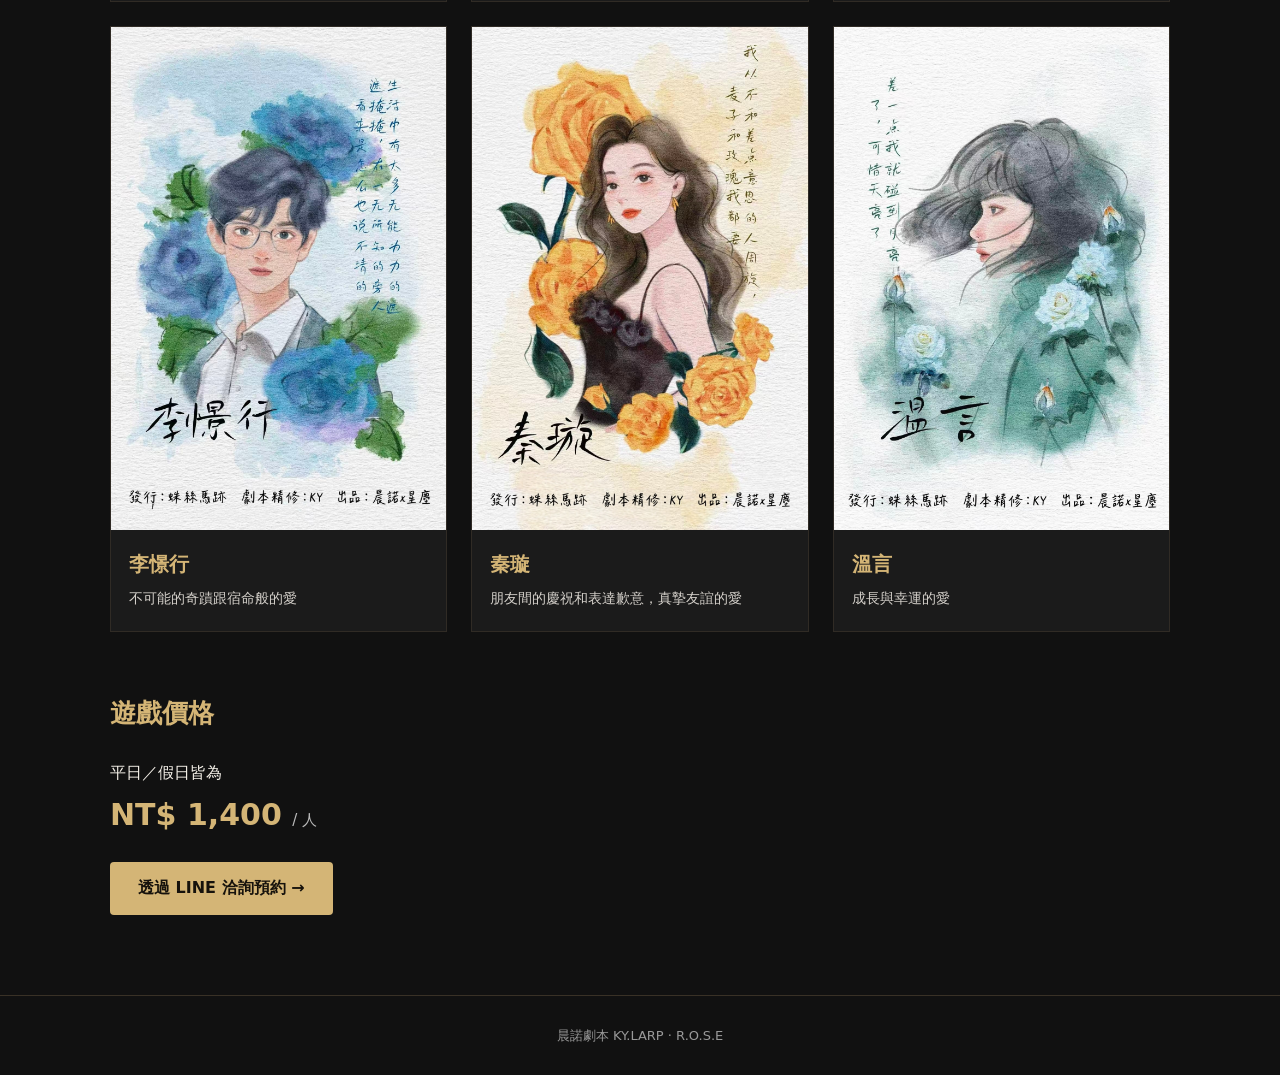
<file: stories/rose.html>
<!doctype html><html lang="zh-Hant"><head><meta charset="utf-8"><meta name="viewport" content="width=device-width,initial-scale=1"><title>R.O.S.E｜晨諾劇本 KY.LARP</title><meta name="description" content="R.O.S.E 劇本介紹、六位人物形象、價格與預約資訊。"><style>
:root{--gold:#d4b576;--bg:#111;--panel:#1b1b1b;--muted:#bbb}*{box-sizing:border-box}body{margin:0;background:var(--bg);color:#f5f1e9;font-family:system-ui,'Noto Sans TC',sans-serif;line-height:1.8}a{color:inherit;text-decoration:none}header{border-bottom:1px solid #413824;padding:16px max(20px,calc((100vw - 1100px)/2));display:flex;align-items:center;justify-content:space-between;gap:16px}header strong{color:var(--gold)}nav{display:flex;gap:18px;font-size:14px}nav a:hover{color:var(--gold)}main{max-width:1100px;margin:auto;padding:46px 20px 80px}.eyebrow{color:var(--gold);letter-spacing:.16em;font-size:13px}h1{font-family:Georgia,serif;font-size:clamp(42px,7vw,76px);letter-spacing:.1em;margin:4px 0 12px}h2{color:var(--gold);font-size:26px;margin:58px 0 22px}.tags{display:flex;flex-wrap:wrap;gap:8px;margin:20px 0 26px}.tag{border:1px solid #665839;color:#e5d1a5;padding:3px 12px;border-radius:20px;font-size:13px}.stats{display:grid;grid-template-columns:repeat(3,1fr);gap:12px;margin:26px 0}.stat{padding:20px 10px;background:var(--panel);text-align:center;border:1px solid #383127}.stat b{display:block;font-size:24px;color:var(--gold)}.stat span{font-size:13px;color:var(--muted)}.intro{border-left:2px solid var(--gold);padding:10px 0 10px 25px;font-size:18px;white-space:pre-line}.people{display:grid;grid-template-columns:repeat(3,minmax(0,1fr));gap:24px}.person{background:var(--panel);border:1px solid #302b25;overflow:hidden}.person img{display:block;width:100%;aspect-ratio:2/3;object-fit:cover}.pbody{padding:16px 18px 20px}.pbody h3{margin:0 0 4px;color:var(--gold);font-size:20px}.pbody p{margin:0;color:#d4d0ca;font-size:14px}.price{font-size:30px;color:var(--gold);font-weight:700}.price small{font-size:15px;font-weight:400;color:var(--muted)}.cta{display:inline-block;margin-top:20px;background:var(--gold);color:#16120c;padding:12px 28px;font-weight:700;border-radius:4px}footer{text-align:center;border-top:1px solid #393126;color:#999;padding:28px 20px;font-size:13px}@media(max-width:700px){.people{grid-template-columns:repeat(2,minmax(0,1fr));gap:12px}.pbody{padding:12px}.stats{gap:6px}.stat{padding:12px 5px}.stat b{font-size:19px}header{padding:14px 18px}nav{gap:10px;font-size:12px}.intro{font-size:16px}}@media(max-width:380px){.people{grid-template-columns:1fr}}
</style></head><body><header><strong>晨諾劇本 KY.LARP</strong><nav><a href="../index.html">首頁</a><a href="./index.html">全部劇本</a><a href="https://lin.ee/7139H4P" target="_blank" rel="noopener">LINE 預約</a></nav></header><main><div class="eyebrow">已上架 · 劇本介紹</div><h1>R.O.S.E</h1><div class="tags"><span class="tag">寫實</span><span class="tag">抉擇</span><span class="tag">手作</span><span class="tag">獨家編排</span><span class="tag">北部獨家</span><span class="tag">全繁體</span></div><div class="stats"><div class="stat"><b>6 人</b><span>3 男 3 女</span></div><div class="stat"><b>5H</b><span>遊戲時間</span></div><div class="stat"><b>2 / 5</b><span>劇本難度</span></div></div><h2>故事簡介</h2><div class="intro">「28歲，終於我要當新娘了」
「我們會相濡以沫過得很好」
……
今天是我們的婚禮
誠摯的邀請您
帶上一朵玫瑰
為我們的婚禮獻上祝福
一同見證我們的喜悅</div><h2>人物介紹</h2><section class="people"><article class="person"><img src="../assets/yu-yang.jpg" alt="于洋人物形象" loading="lazy"><div class="pbody"><h3>于洋</h3><p>一見傾心，神秘而高貴的愛</p></div></article>
<article class="person"><img src="../assets/yu-tian.jpg" alt="于甜人物形象" loading="lazy"><div class="pbody"><h3>于甜</h3><p>溫柔與初戀的愛</p></div></article>
<article class="person"><img src="../assets/shao-ye.jpg" alt="邵野人物形象" loading="lazy"><div class="pbody"><h3>邵野</h3><p>沒能人取代，獨一無二的愛</p></div></article>
<article class="person"><img src="../assets/li-jingxing.jpg" alt="李憬行人物形象" loading="lazy"><div class="pbody"><h3>李憬行</h3><p>不可能的奇蹟跟宿命般的愛</p></div></article>
<article class="person"><img src="../assets/qin-xuan.jpg" alt="秦璇人物形象" loading="lazy"><div class="pbody"><h3>秦璇</h3><p>朋友間的慶祝和表達歉意，真摯友誼的愛</p></div></article>
<article class="person"><img src="../assets/wen-yan.jpg" alt="溫言人物形象" loading="lazy"><div class="pbody"><h3>溫言</h3><p>成長與幸運的愛</p></div></article></section><h2>遊戲價格</h2><div>平日／假日皆為</div><div class="price">NT$ 1,400 <small>/ 人</small></div><a class="cta" href="https://lin.ee/7139H4P" target="_blank" rel="noopener">透過 LINE 洽詢預約 →</a></main><footer>晨諾劇本 KY.LARP · R.O.S.E</footer></body></html>
</file>
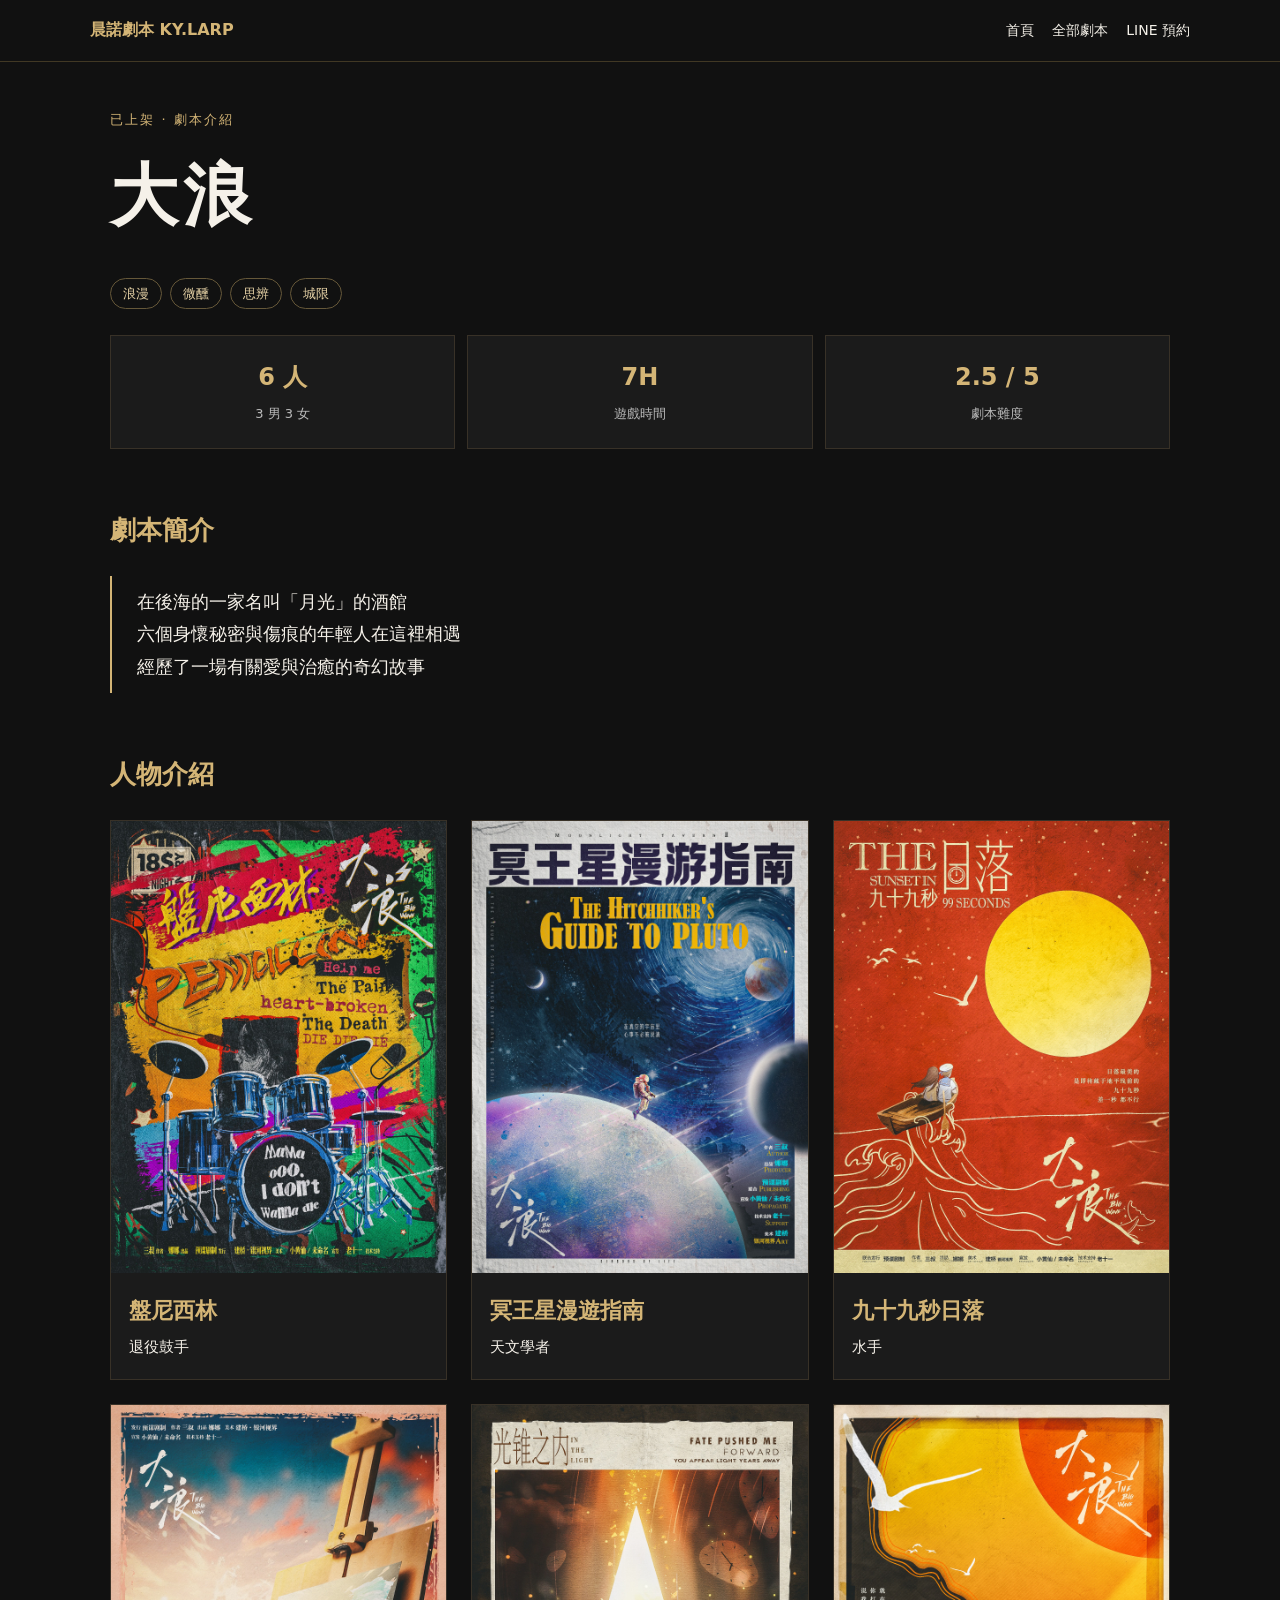
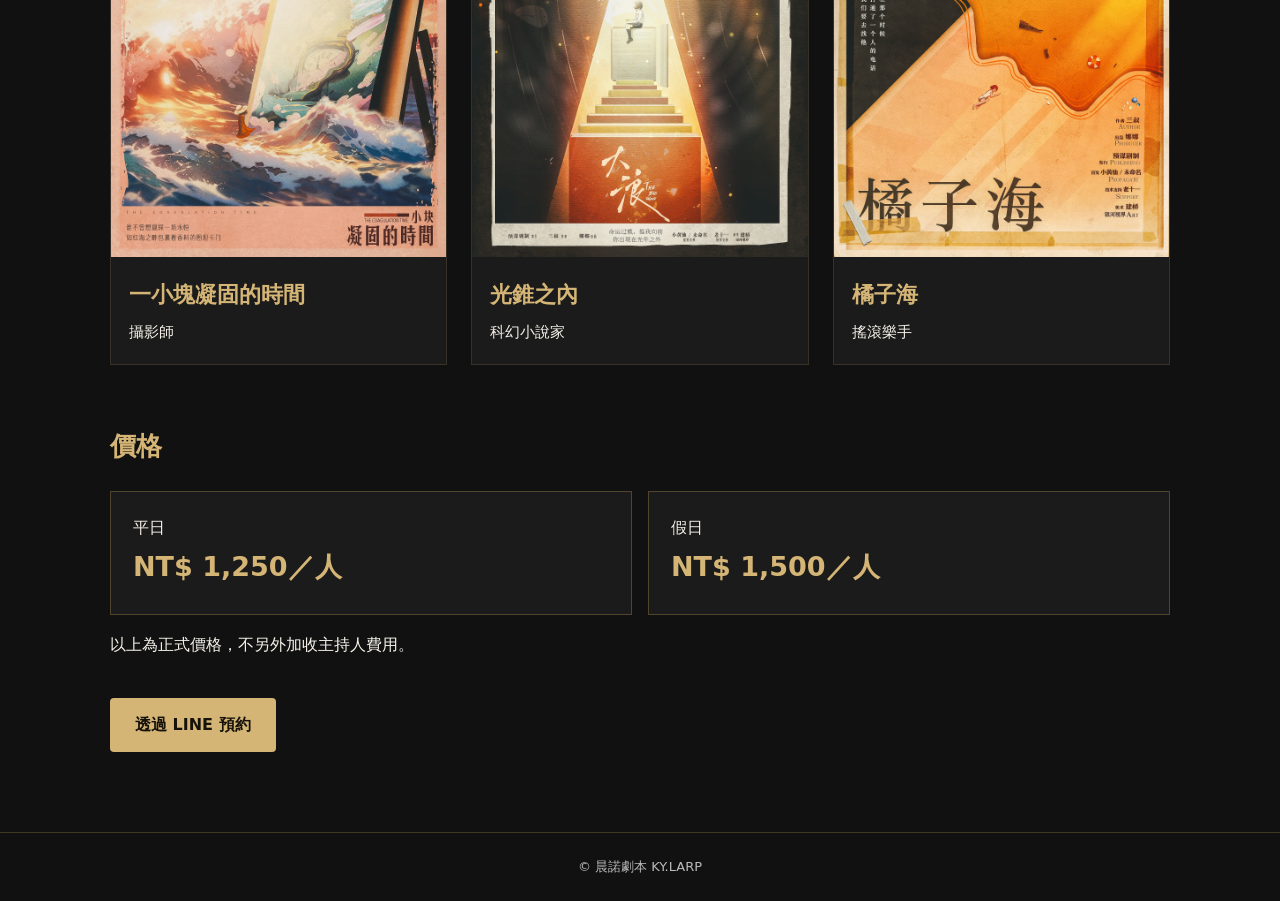
<file: stories/wave.html>
<!doctype html><html lang="zh-Hant"><head><meta charset="utf-8"><meta name="viewport" content="width=device-width,initial-scale=1"><title>大浪｜晨諾劇本 KY.LARP</title><meta name="description" content="大浪劇本介紹、六位人物海報、正式價格與預約資訊。"><style>
:root{--gold:#d4b576;--bg:#111;--panel:#1b1b1b;--muted:#bbb}*{box-sizing:border-box}body{margin:0;background:var(--bg);color:#f5f1e9;font-family:system-ui,'Noto Sans TC',sans-serif;line-height:1.8}a{color:inherit;text-decoration:none}header{border-bottom:1px solid #413824;padding:16px max(20px,calc((100vw - 1100px)/2));display:flex;align-items:center;justify-content:space-between;gap:16px}header strong{color:var(--gold)}nav{display:flex;gap:18px;font-size:14px;flex-wrap:wrap}nav a:hover{color:var(--gold)}main{max-width:1100px;margin:auto;padding:46px 20px 80px}.eyebrow{color:var(--gold);letter-spacing:.16em;font-size:13px}h1{font-size:clamp(38px,6vw,68px);letter-spacing:.08em;margin:4px 0 12px}h2{color:var(--gold);font-size:26px;margin:58px 0 22px}.tags{display:flex;flex-wrap:wrap;gap:8px;margin:20px 0 26px}.tag{border:1px solid #665839;color:#e5d1a5;padding:3px 12px;border-radius:20px;font-size:13px}.stats{display:grid;grid-template-columns:repeat(3,1fr);gap:12px;margin:26px 0}.stat{padding:20px 10px;background:var(--panel);text-align:center;border:1px solid #383127}.stat b{display:block;font-size:24px;color:var(--gold)}.stat span{font-size:13px;color:var(--muted)}.intro{border-left:2px solid var(--gold);padding:10px 0 10px 25px;font-size:18px;white-space:pre-line}.people{display:grid;grid-template-columns:repeat(3,minmax(0,1fr));gap:24px}.person{background:var(--panel);border:1px solid #383127;overflow:hidden}.person img{width:100%;height:auto;display:block;object-fit:contain;background:#111}.person-body{padding:18px}h3{color:var(--gold);margin:0 0 4px;font-size:22px}.person-body p{margin:0;font-size:15px}.price{display:grid;grid-template-columns:repeat(2,1fr);gap:16px}.price div{border:1px solid #51442d;background:var(--panel);padding:22px}.price b{display:block;color:var(--gold);font-size:27px}.btn{display:inline-block;background:var(--gold);color:#16120a;padding:13px 25px;font-weight:700;border-radius:4px;margin-top:22px}footer{border-top:1px solid #413824;padding:22px;text-align:center;color:var(--muted);font-size:13px}@media(max-width:800px){.people{grid-template-columns:repeat(2,minmax(0,1fr))}}@media(max-width:560px){header{flex-direction:column;align-items:flex-start}.people{grid-template-columns:1fr}.stats{grid-template-columns:1fr}.price{grid-template-columns:1fr}main{padding-top:28px}}
</style></head><body><header><strong>晨諾劇本 KY.LARP</strong><nav><a href="../index.html">首頁</a><a href="../all-stories.html">全部劇本</a><a href="https://lin.ee/7139H4P" target="_blank" rel="noopener noreferrer">LINE 預約</a></nav></header><main><div class="eyebrow">已上架 · 劇本介紹</div><h1>大浪</h1><div class="tags"><span class="tag">浪漫</span><span class="tag">微醺</span><span class="tag">思辨</span><span class="tag">城限</span></div><div class="stats"><div class="stat"><b>6 人</b><span>3 男 3 女</span></div><div class="stat"><b>7H</b><span>遊戲時間</span></div><div class="stat"><b>2.5 / 5</b><span>劇本難度</span></div></div><h2>劇本簡介</h2><div class="intro">在後海的一家名叫「月光」的酒館<br>六個身懷秘密與傷痕的年輕人在這裡相遇<br>經歷了一場有關愛與治癒的奇幻故事</div><h2>人物介紹</h2><section class="people"><article class="person"><img src="../assets/penicillin.jpg" alt="盤尼西林人物海報" loading="lazy"><div class="person-body"><h3>盤尼西林</h3><p>退役鼓手</p></div></article><article class="person"><img src="../assets/pluto-guide.jpg" alt="冥王星漫遊指南人物海報" loading="lazy"><div class="person-body"><h3>冥王星漫遊指南</h3><p>天文學者</p></div></article><article class="person"><img src="../assets/sunset-99.jpg" alt="九十九秒日落人物海報" loading="lazy"><div class="person-body"><h3>九十九秒日落</h3><p>水手</p></div></article><article class="person"><img src="../assets/frozen-time.jpg" alt="一小塊凝固的時間人物海報" loading="lazy"><div class="person-body"><h3>一小塊凝固的時間</h3><p>攝影師</p></div></article><article class="person"><img src="../assets/light-cone.jpg" alt="光錐之內人物海報" loading="lazy"><div class="person-body"><h3>光錐之內</h3><p>科幻小說家</p></div></article><article class="person"><img src="../assets/orange-sea.jpg" alt="橘子海人物海報" loading="lazy"><div class="person-body"><h3>橘子海</h3><p>搖滾樂手</p></div></article></section><h2>價格</h2><section class="price"><div>平日<b>NT$ 1,250／人</b></div><div>假日<b>NT$ 1,500／人</b></div></section><p>以上為正式價格，不另外加收主持人費用。</p><a class="btn" href="https://lin.ee/7139H4P" target="_blank" rel="noopener noreferrer">透過 LINE 預約</a></main><footer>© 晨諾劇本 KY.LARP</footer></body></html>
</file>
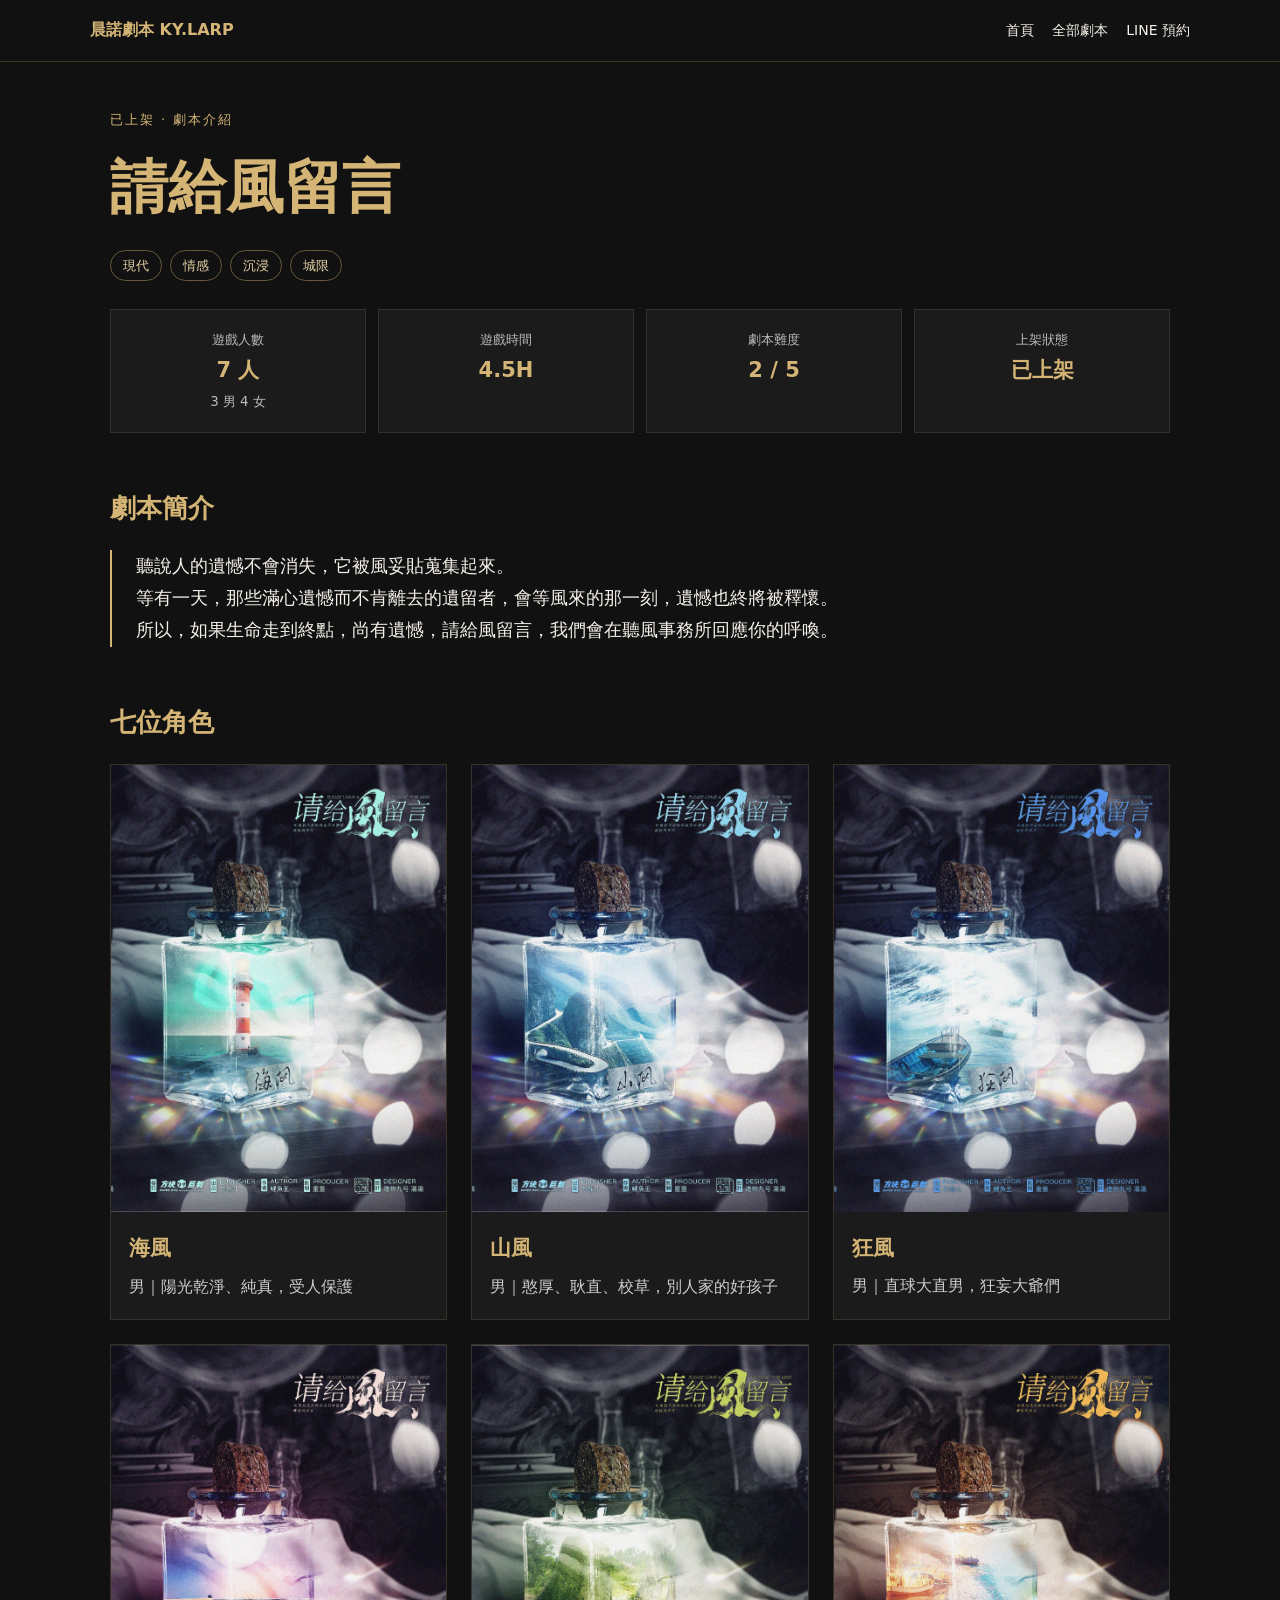
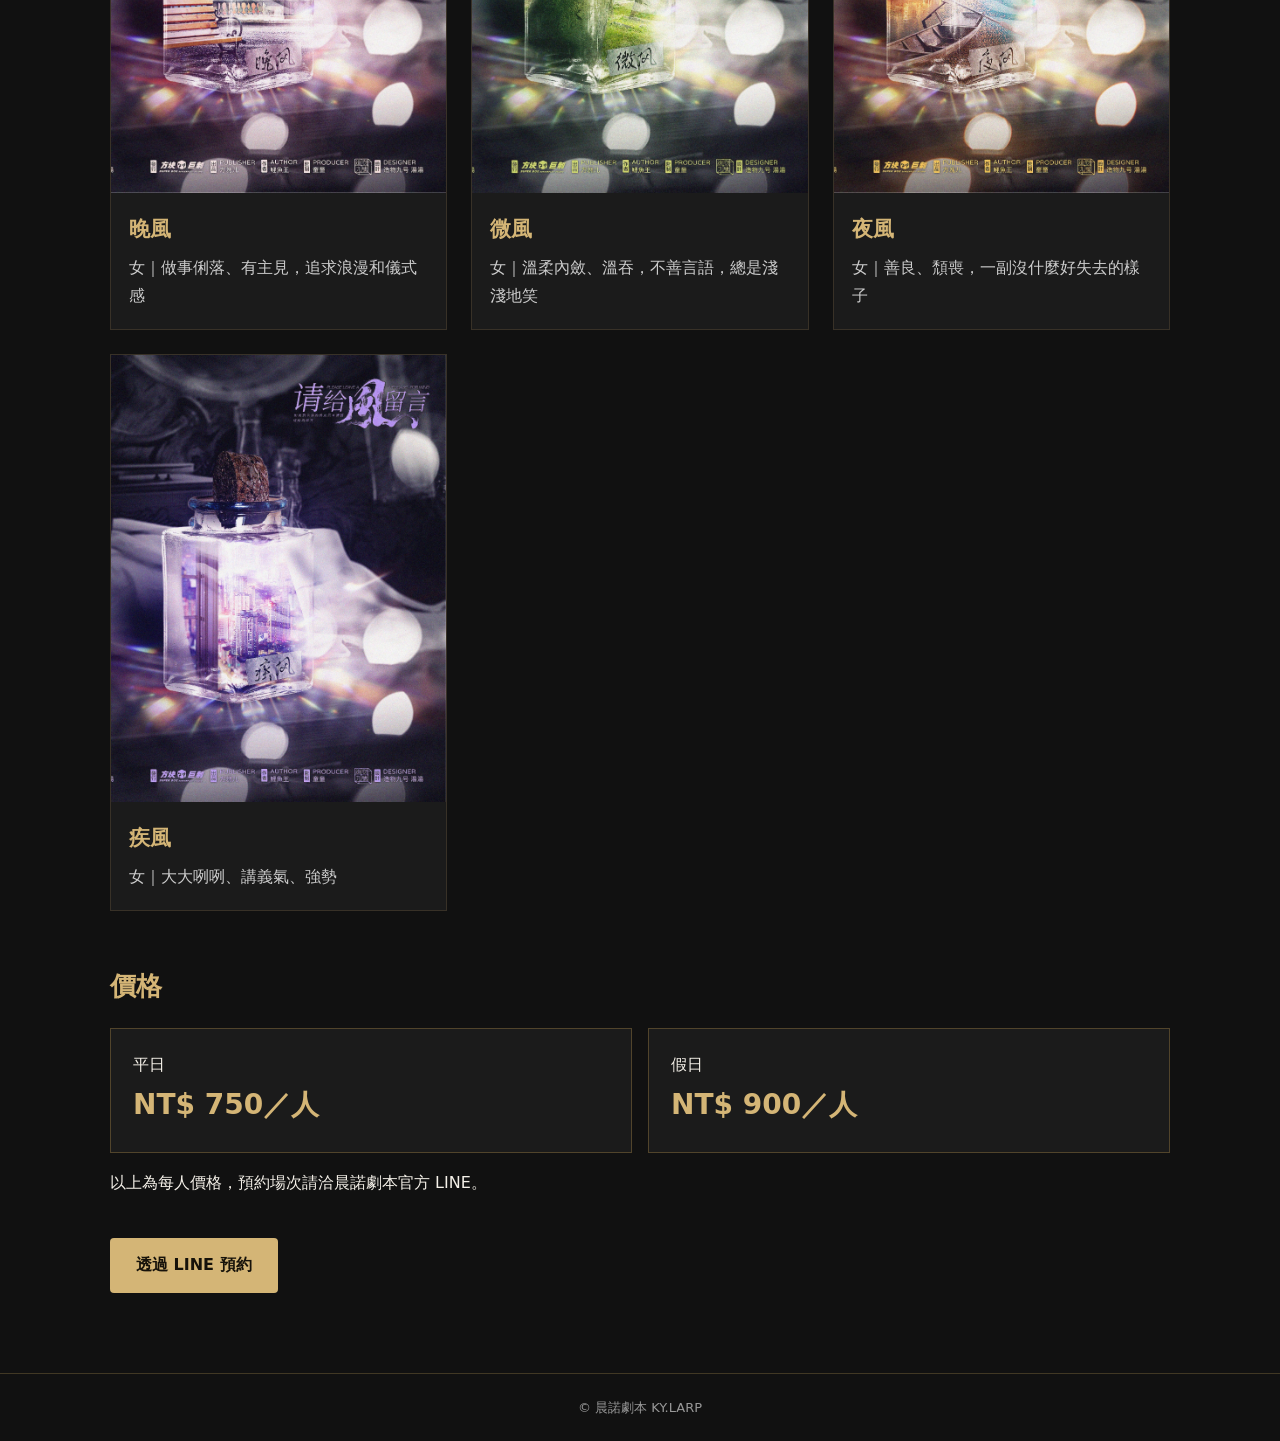
<file: stories/wind.html>
<!doctype html><html lang="zh-Hant"><head><meta charset="utf-8"><meta name="viewport" content="width=device-width, initial-scale=1"><title>請給風留言｜晨諾劇本 KY.LARP</title><meta name="description" content="《請給風留言》劇本介紹、七位人物海報、價格與預約資訊。"><style>
:root{--gold:#d4b576;--bg:#111;--panel:#1b1b1b;--muted:#bbb}*{box-sizing:border-box}body{margin:0;background:var(--bg);color:#f5f1e9;font-family:system-ui,'Noto Sans TC',sans-serif;line-height:1.8}a{color:inherit;text-decoration:none}header{border-bottom:1px solid #413824;padding:16px max(20px,calc((100vw - 1100px)/2));display:flex;align-items:center;justify-content:space-between;gap:16px;flex-wrap:wrap}header strong,h1,h2,h3{color:var(--gold)}nav{display:flex;gap:18px;flex-wrap:wrap;font-size:14px}nav a:hover{color:var(--gold)}main{max-width:1100px;margin:auto;padding:46px 20px 80px}.eyebrow{font-size:13px;letter-spacing:.15em;color:var(--gold)}h1{font-size:clamp(32px,5vw,58px);margin:4px 0 10px}h2{font-size:26px;margin:52px 0 18px}.tags{display:flex;gap:8px;flex-wrap:wrap}.tag{border:1px solid #665839;color:#e5d1a5;padding:3px 12px;border-radius:30px;font-size:13px}.stats{display:grid;grid-template-columns:repeat(4,1fr);gap:12px;margin:28px 0}.stat{background:var(--panel);border:1px solid #383127;text-align:center;padding:18px 8px}.stat small{display:block;color:var(--muted)}.stat b{color:var(--gold);font-size:21px}.intro{font-size:18px;white-space:pre-line;border-left:2px solid var(--gold);padding-left:24px;max-width:760px}.people{display:grid;grid-template-columns:repeat(3,minmax(0,1fr));gap:24px}.person{background:var(--panel);border:1px solid #383127;overflow:hidden}.person img{width:100%;height:auto;display:block;background:#111}.body{padding:18px}.body h3{margin:0;font-size:21px}.body p{margin:5px 0 0;color:#ccc}.price{display:grid;grid-template-columns:repeat(2,1fr);gap:16px}.price>div{background:var(--panel);border:1px solid #51442b;padding:22px}.price b{display:block;color:var(--gold);font-size:28px}.btn{display:inline-block;background:var(--gold);color:#16120a;padding:13px 26px;font-weight:700;border-radius:4px;margin-top:24px}footer{text-align:center;color:#999;border-top:1px solid #413824;padding:22px;font-size:13px}@media(max-width:800px){.people{grid-template-columns:repeat(2,minmax(0,1fr))}.stats{grid-template-columns:repeat(2,1fr)}}@media(max-width:560px){.people{grid-template-columns:1fr}.price{grid-template-columns:1fr}}
</style></head><body><header><strong>晨諾劇本 KY.LARP</strong><nav><a href="../index.html">首頁</a><a href="../all-stories.html">全部劇本</a><a href="https://lin.ee/7139H4P" target="_blank" rel="noopener noreferrer">LINE 預約</a></nav></header><main><div class="eyebrow">已上架 · 劇本介紹</div><h1>請給風留言</h1><div class="tags"><span class="tag">現代</span><span class="tag">情感</span><span class="tag">沉浸</span><span class="tag">城限</span></div><div class="stats"><div class="stat"><small>遊戲人數</small><b>7 人</b><small>3 男 4 女</small></div><div class="stat"><small>遊戲時間</small><b>4.5H</b></div><div class="stat"><small>劇本難度</small><b>2 / 5</b></div><div class="stat"><small>上架狀態</small><b>已上架</b></div></div><h2>劇本簡介</h2><p class="intro">聽說人的遺憾不會消失，它被風妥貼蒐集起來。<br>等有一天，那些滿心遺憾而不肯離去的遺留者，會等風來的那一刻，遺憾也終將被釋懷。<br>所以，如果生命走到終點，尚有遺憾，請給風留言，我們會在聽風事務所回應你的呼喚。</p><h2>七位角色</h2><section class="people"><article class="person"><img src="../assets/haifeng.jpg" alt="海風角色封面" loading="lazy"><div class="body"><h3>海風</h3><p>男｜陽光乾淨、純真，受人保護</p></div></article>
<article class="person"><img src="../assets/shanfeng.jpg" alt="山風角色封面" loading="lazy"><div class="body"><h3>山風</h3><p>男｜憨厚、耿直、校草，別人家的好孩子</p></div></article>
<article class="person"><img src="../assets/kuangfeng.jpg" alt="狂風角色封面" loading="lazy"><div class="body"><h3>狂風</h3><p>男｜直球大直男，狂妄大爺們</p></div></article>
<article class="person"><img src="../assets/wanfeng.jpg" alt="晚風角色封面" loading="lazy"><div class="body"><h3>晚風</h3><p>女｜做事俐落、有主見，追求浪漫和儀式感</p></div></article>
<article class="person"><img src="../assets/weifeng.jpg" alt="微風角色封面" loading="lazy"><div class="body"><h3>微風</h3><p>女｜溫柔內斂、溫吞，不善言語，總是淺淺地笑</p></div></article>
<article class="person"><img src="../assets/yefeng.jpg" alt="夜風角色封面" loading="lazy"><div class="body"><h3>夜風</h3><p>女｜善良、頹喪，一副沒什麼好失去的樣子</p></div></article>
<article class="person"><img src="../assets/jifeng.jpg" alt="疾風角色封面" loading="lazy"><div class="body"><h3>疾風</h3><p>女｜大大咧咧、講義氣、強勢</p></div></article></section><h2>價格</h2><section class="price"><div>平日<b>NT$ 750／人</b></div><div>假日<b>NT$ 900／人</b></div></section><p>以上為每人價格，預約場次請洽晨諾劇本官方 LINE。</p><a class="btn" href="https://lin.ee/7139H4P" target="_blank" rel="noopener noreferrer">透過 LINE 預約</a></main><footer>© 晨諾劇本 KY.LARP</footer></body></html>
</file>
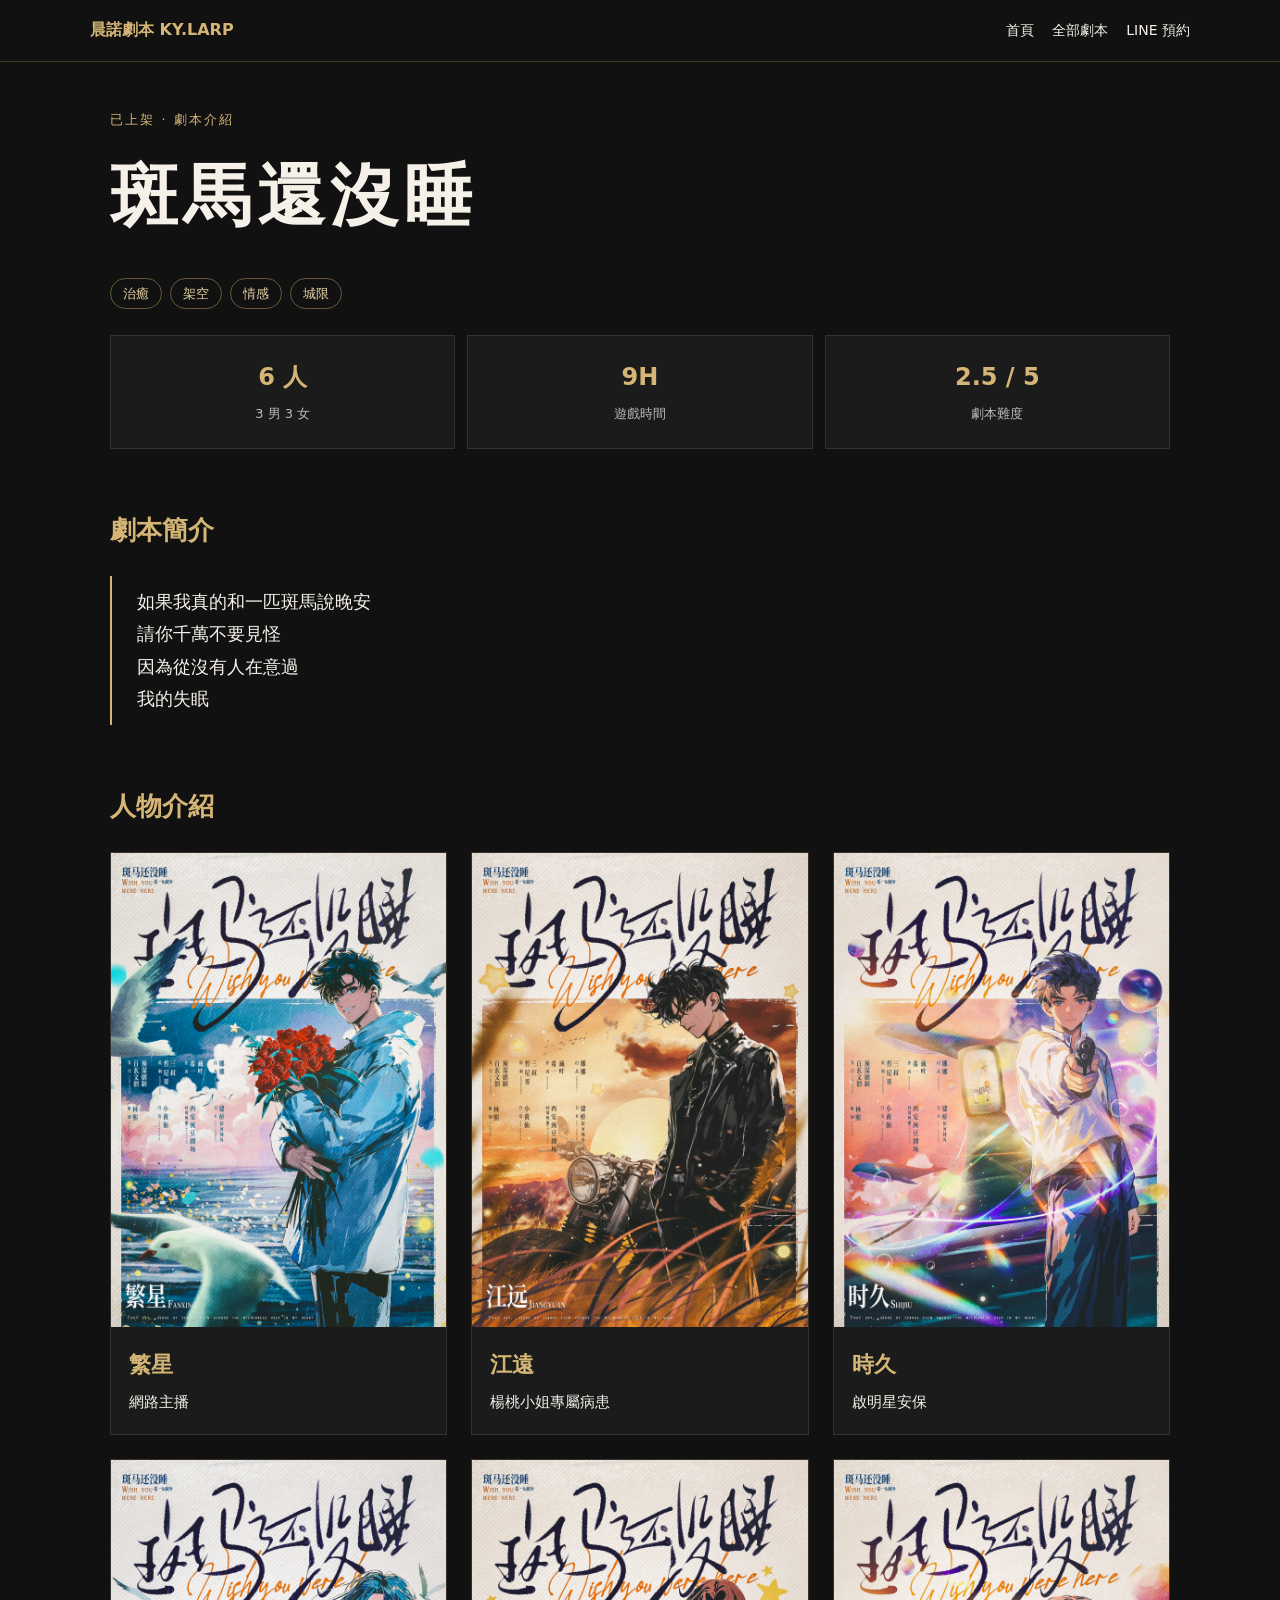
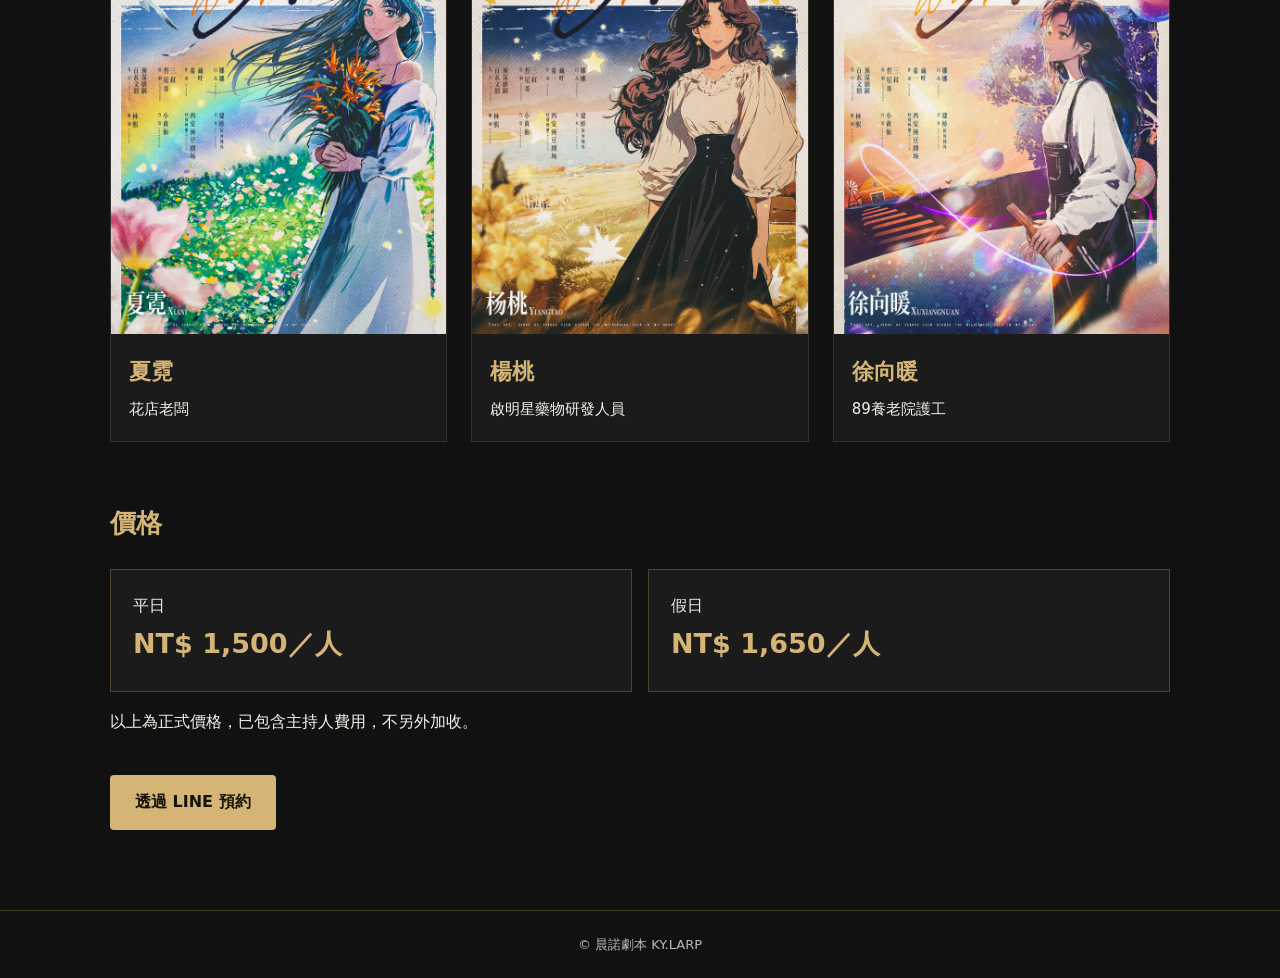
<file: stories/zebra.html>
<!doctype html><html lang="zh-Hant"><head><meta charset="utf-8"><meta name="viewport" content="width=device-width,initial-scale=1"><title>斑馬還沒睡｜晨諾劇本 KY.LARP</title><meta name="description" content="斑馬還沒睡劇本介紹、六位人物海報、正式價格與預約資訊。"><style>
:root{--gold:#d4b576;--bg:#111;--panel:#1b1b1b;--muted:#bbb}*{box-sizing:border-box}body{margin:0;background:var(--bg);color:#f5f1e9;font-family:system-ui,'Noto Sans TC',sans-serif;line-height:1.8}a{color:inherit;text-decoration:none}header{border-bottom:1px solid #413824;padding:16px max(20px,calc((100vw - 1100px)/2));display:flex;align-items:center;justify-content:space-between;gap:16px}header strong{color:var(--gold)}nav{display:flex;gap:18px;font-size:14px;flex-wrap:wrap}nav a:hover{color:var(--gold)}main{max-width:1100px;margin:auto;padding:46px 20px 80px}.eyebrow{color:var(--gold);letter-spacing:.16em;font-size:13px}h1{font-size:clamp(38px,6vw,68px);letter-spacing:.08em;margin:4px 0 12px}h2{color:var(--gold);font-size:26px;margin:58px 0 22px}.tags{display:flex;flex-wrap:wrap;gap:8px;margin:20px 0 26px}.tag{border:1px solid #665839;color:#e5d1a5;padding:3px 12px;border-radius:20px;font-size:13px}.stats{display:grid;grid-template-columns:repeat(3,1fr);gap:12px;margin:26px 0}.stat{padding:20px 10px;background:var(--panel);text-align:center;border:1px solid #383127}.stat b{display:block;font-size:24px;color:var(--gold)}.stat span{font-size:13px;color:var(--muted)}.intro{border-left:2px solid var(--gold);padding:10px 0 10px 25px;font-size:18px;white-space:pre-line}.people{display:grid;grid-template-columns:repeat(3,minmax(0,1fr));gap:24px}.person{background:var(--panel);border:1px solid #383127;overflow:hidden}.person img{width:100%;height:auto;display:block;object-fit:contain;background:#111}.person-body{padding:18px}h3{color:var(--gold);margin:0 0 4px;font-size:22px}.person-body p{margin:0;font-size:15px}.price{display:grid;grid-template-columns:repeat(2,1fr);gap:16px}.price div{border:1px solid #51442d;background:var(--panel);padding:22px}.price b{display:block;color:var(--gold);font-size:27px}.btn{display:inline-block;background:var(--gold);color:#16120a;padding:13px 25px;font-weight:700;border-radius:4px;margin-top:22px}footer{border-top:1px solid #413824;padding:22px;text-align:center;color:var(--muted);font-size:13px}@media(max-width:800px){.people{grid-template-columns:repeat(2,minmax(0,1fr))}}@media(max-width:560px){header{flex-direction:column;align-items:flex-start}.people{grid-template-columns:1fr}.stats{grid-template-columns:1fr}.price{grid-template-columns:1fr}main{padding-top:28px}}
</style></head><body><header><strong>晨諾劇本 KY.LARP</strong><nav><a href="../index.html">首頁</a><a href="../all-stories.html">全部劇本</a><a href="https://lin.ee/7139H4P" target="_blank" rel="noopener noreferrer">LINE 預約</a></nav></header><main><div class="eyebrow">已上架 · 劇本介紹</div><h1>斑馬還沒睡</h1><div class="tags"><span class="tag">治癒</span><span class="tag">架空</span><span class="tag">情感</span><span class="tag">城限</span></div><div class="stats"><div class="stat"><b>6 人</b><span>3 男 3 女</span></div><div class="stat"><b>9H</b><span>遊戲時間</span></div><div class="stat"><b>2.5 / 5</b><span>劇本難度</span></div></div><h2>劇本簡介</h2><div class="intro">如果我真的和一匹斑馬說晚安<br>請你千萬不要見怪<br>因為從沒有人在意過<br>我的失眠</div><h2>人物介紹</h2><section class="people"><article class="person"><img src="../assets/fanxing.jpg" alt="繁星人物海報" loading="lazy"><div class="person-body"><h3>繁星</h3><p>網路主播</p></div></article><article class="person"><img src="../assets/jiangyuan.jpg" alt="江遠人物海報" loading="lazy"><div class="person-body"><h3>江遠</h3><p>楊桃小姐專屬病患</p></div></article><article class="person"><img src="../assets/shijiu.jpg" alt="時久人物海報" loading="lazy"><div class="person-body"><h3>時久</h3><p>啟明星安保</p></div></article><article class="person"><img src="../assets/xiani.jpg" alt="夏霓人物海報" loading="lazy"><div class="person-body"><h3>夏霓</h3><p>花店老闆</p></div></article><article class="person"><img src="../assets/yangtao.jpg" alt="楊桃人物海報" loading="lazy"><div class="person-body"><h3>楊桃</h3><p>啟明星藥物研發人員</p></div></article><article class="person"><img src="../assets/xuxiangnuan.jpg" alt="徐向暖人物海報" loading="lazy"><div class="person-body"><h3>徐向暖</h3><p>89養老院護工</p></div></article></section><h2>價格</h2><section class="price"><div>平日<b>NT$ 1,500／人</b></div><div>假日<b>NT$ 1,650／人</b></div></section><p>以上為正式價格，已包含主持人費用，不另外加收。</p><a class="btn" href="https://lin.ee/7139H4P" target="_blank" rel="noopener noreferrer">透過 LINE 預約</a></main><footer>© 晨諾劇本 KY.LARP</footer></body></html>
</file>
<file: assets/style.css>
:root{--bg:#0b0b0e;--panel:#16151a;--gold:#d9b77b;--cream:#f5eee2;--muted:#b6aa9b;--border:#6e583b66}*{box-sizing:border-box}html{scroll-behavior:smooth}body{margin:0;background:var(--bg);color:var(--cream);font-family:system-ui,"Noto Sans TC",sans-serif;line-height:1.85}a{color:inherit;text-decoration:none}a:focus-visible{outline:2px solid var(--gold);outline-offset:4px}.wrap{max-width:1150px;margin:auto;padding:0 24px}header{position:sticky;top:0;z-index:9;background:#0b0b0ef0;border-bottom:1px solid var(--border);backdrop-filter:blur(12px)}.nav{display:flex;align-items:center;justify-content:space-between;min-height:76px;gap:20px}.brand{display:flex;align-items:center;gap:12px;font-family:Georgia,serif;letter-spacing:.12em;color:var(--gold);font-size:1.35rem}.brand img{width:49px;height:49px;object-fit:contain}.brand small{display:block;font:10px system-ui;letter-spacing:.35em;color:var(--cream)}nav{display:flex;gap:22px;align-items:center;font-size:.9rem}nav a:hover,.textlink:hover{color:var(--gold)}.btn{display:inline-block;background:var(--gold);color:#17120d;padding:11px 23px;border-radius:3px;font-weight:700}.btn:hover{background:#f2d5a1}.outline{background:transparent;color:var(--gold);border:1px solid var(--gold)}.outline:hover{background:#342a1b}.hero{position:relative;min-height:640px;display:flex;align-items:center;background:radial-gradient(ellipse at 78% 45%,#88602a44,transparent 45%),linear-gradient(120deg,#0b0b0e,#201b1b 55%,#0b0b0e)}.hero:after{content:"";position:absolute;right:10%;top:18%;width:320px;height:320px;border:1px solid #d9b77b35;border-radius:50%;box-shadow:0 0 0 45px #d9b77b08,0 0 0 90px #d9b77b05;pointer-events:none}.hero .wrap{width:100%;position:relative;z-index:1}.eyebrow{color:var(--gold);font-size:.78rem;letter-spacing:.28em}.hero h1{font:400 clamp(2.7rem,6vw,5.4rem)/1.35 Georgia,"Noto Serif TC",serif;letter-spacing:.06em;margin:24px 0}.hero p{max-width:550px;color:#d4c8b8}.actions{display:flex;flex-wrap:wrap;gap:14px;margin-top:30px}section{padding:90px 0}.center{text-align:center}.section-title{font:400 clamp(2rem,4vw,3.1rem) Georgia,"Noto Serif TC",serif;letter-spacing:.08em;margin:12px 0}.lead{color:var(--muted);max-width:730px;margin:0 auto 42px}.rule{width:65px;height:1px;background:var(--gold);margin:22px auto 28px}.about{background:#121116}.grid{display:grid;grid-template-columns:repeat(3,minmax(0,1fr));gap:24px}.card{background:var(--panel);border:1px solid var(--border);overflow:hidden;transition:transform .2s}.card:hover{transform:translateY(-4px)}.cover{aspect-ratio:4/5;position:relative;display:grid;place-items:center;overflow:hidden;background:radial-gradient(circle at 50% 35%,#66445a,#15141a 75%)}.cover.moon{background:radial-gradient(circle at 50% 35%,#7d6647,#17171a 75%)}.cover.wind{background:radial-gradient(circle at 50% 35%,#46677a,#13191d 75%)}.cover img{position:absolute;inset:0;width:100%;height:100%;object-fit:cover}.cover .fallback{position:relative;text-align:center;padding:24px;font:400 2rem Georgia,"Noto Serif TC",serif;letter-spacing:.08em}.cover .fallback small{display:block;font:12px system-ui;letter-spacing:.2em;color:#e8d7bc;margin-top:12px}.cover:has(img:not([hidden])) .fallback{display:none}.card-body{padding:23px}.card-body h3{margin:0 0 8px;font-size:1.35rem;font-weight:500}.card-body p{color:var(--muted);font-size:.93rem;min-height:58px}.textlink{color:var(--gold);font-weight:600}.pricing{background:#141318}.price-grid{display:grid;grid-template-columns:repeat(2,1fr);gap:20px;max-width:820px;margin:auto}.price-box{border:1px solid var(--border);background:#1a1717;padding:30px}.price-box strong{font:400 2.5rem Georgia,serif;color:var(--gold)}.price-box p{margin:5px 0;color:var(--muted)}.fine{font-size:.84rem;color:var(--muted)}.booking{text-align:center;background:linear-gradient(140deg,#292013,#111116)}.steps{display:flex;justify-content:center;flex-wrap:wrap;gap:35px;margin:35px 0}.steps span{color:var(--gold);font:2rem Georgia,serif;display:block}footer{border-top:1px solid var(--border);padding:35px 0;text-align:center;color:var(--muted)}footer a{margin:0 10px;color:var(--gold)}.story-hero{padding:75px 0;background:linear-gradient(120deg,#17131a,#111114)}.story-layout{display:grid;grid-template-columns:minmax(220px,370px) 1fr;gap:65px;align-items:center}.story-layout .cover{border:1px solid var(--border)}.story-layout h1{font:400 clamp(2.7rem,5vw,4.5rem) Georgia,"Noto Serif TC",serif;margin:15px 0}.story-layout p{color:#d2c7ba}.story-info{max-width:790px;margin:auto}.story-info p{color:#d2c7ba}.back{color:var(--gold);display:inline-block;margin-bottom:22px}.asset-note{font-size:.8rem;color:#a79c8e}@media(max-width:800px){.nav{flex-wrap:wrap;padding:12px 0}nav{gap:12px;flex-wrap:wrap;font-size:.8rem}.hero{min-height:550px}.hero:after{opacity:.25;right:-140px}.grid{grid-template-columns:1fr;max-width:460px;margin:auto}.price-grid,.story-layout{grid-template-columns:1fr}.story-layout{gap:25px}.story-layout .cover{max-width:340px}section{padding:65px 0}}@media(prefers-reduced-motion:reduce){html{scroll-behavior:auto}.card{transition:none}}

/* Official logo on the homepage */
.hero-logo{display:block;width:min(330px,66vw);height:auto;margin:0 auto 28px;object-fit:contain;filter:drop-shadow(0 10px 32px rgba(195,147,69,.15))}
.hero .wrap{text-align:center}
.hero .actions{justify-content:center}
.hero p{margin-left:auto;margin-right:auto}
@media(max-width:600px){.hero-logo{width:min(245px,72vw);margin-bottom:20px}}
/* 晨諾劇本首頁 LOGO 背景 */
.hero {
  background-image: linear-gradient(rgba(0,0,0,.28), rgba(0,0,0,.68)), url("logo.png") !important;
  background-position: center center !important;
  background-size: contain !important;
  background-repeat: no-repeat !important;
  background-color: #080808 !important;
  min-height: 85vh;
}/* 只保留背景 LOGO，隱藏中央 LOGO */
.hero-logo {
  display: none !important;
}

.hero::before,
.hero::after {
  display: none !important;
}

.hero {
  background: #050505 url("logo.png") center center / contain no-repeat !important;
  min-height: 90vh;
}
</file>
